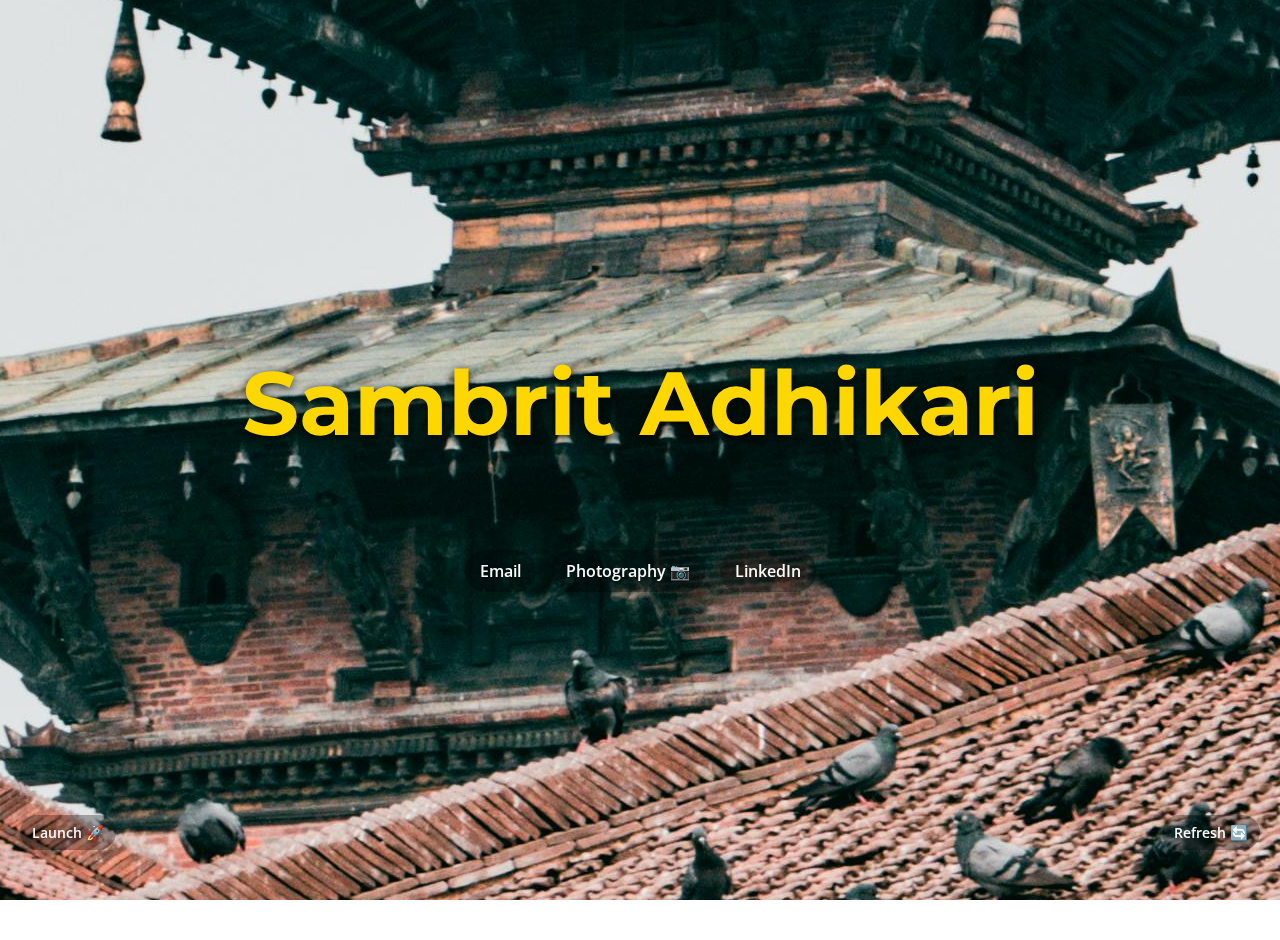
<file: index.html>
<!DOCTYPE html>
<html lang="en">
<head>
  <meta charset="UTF-8" />
  <meta name="viewport" content="width=device-width, initial-scale=1.0"/>
  <title>Sambrit Adhikari</title>
  <meta name="description" content="Sambrit Adhikari, a program manager and engineer specializing in AI, machine learning, and software development."/>
  <meta name="keywords" content="Sambrit Adhikari, program manager, engineer, software development, AI, machine learning, LinkedIn, Google, program management, product manager, technical program manager, artificial intelligence, data science"/>
  <meta name="author" content="Sambrit Adhikari"/>
  <meta name="robots" content="index, follow"/>
  <link href="https://fonts.googleapis.com/css2?family=Montserrat:wght@400;700&family=Open+Sans:wght@400;600&display=swap" rel="stylesheet">
  <link rel="canonical" href="https://www.sambrit.com/"/>

  <style>
  html, body {
    margin: 0; padding: 0;
    height: 100%; width: 100%;
    font-family: 'Open Sans', sans-serif;
    color: #FAFAFA;
    overflow: hidden;
  }

  /* Background image container */
  .background-container {
    position: fixed;
    top: 0; left: 0;
    width: 100vw; height: 100vh;
    z-index: -1;
    overflow: hidden;
  }
  .background-container img {
    position: absolute;
    top: 50%; left: 50%;
    min-width: 100%;
    min-height: 100%;
    object-fit: cover;
    /* Start centered with a panning animation */
    transform: translate(-50%, -50%);
    animation: panImage 60s linear infinite alternate;
  }
  @keyframes panImage {
    from { transform: translate(-50%, -50%); }
    to   { transform: translate(-70%, -50%); }
  }

  /* Main content center */
  .main-content {
    position: relative;
    display: flex; 
    flex-direction: column; 
    justify-content: center; 
    align-items: center;
    height: 100vh; 
    text-align: center;
    padding: 20px;
  }

  /* Name styling */
  .name {
    font-family: 'Montserrat', sans-serif;
    font-size: calc(4rem + 2vw);
    font-weight: 700;
    margin: 0;
    text-shadow: 0 2px 10px rgba(0,0,0,0.8);
    color: #FFD700;
    animation: subtlePulse 6s infinite;
  }
  @keyframes subtlePulse {
    0%, 100% { transform: scale(1); }
    50% { transform: scale(1.03); }
  }

  /* Quote styling with fade-in effect */
  .quote {
    margin-top: 20px;
    font-size: 1.5rem;
    line-height: 1.8;
    display: inline-block;
    text-shadow: 0 2px 6px rgba(0,0,0,0.6);
    white-space: pre-wrap;
    opacity: 0;
  }
  .fade-in {
    animation: fadeIn 1s ease forwards;
  }
  @keyframes fadeIn {
    from { opacity: 0; }
    to   { opacity: 1; }
  }

  /* Navigation links */
  .nav-links {
    display: flex;
    gap: 15px;
    margin-top: 30px;
  }
  .nav-link {
    text-decoration: none;
    font-weight: 600;
    color: #FAFAFA;
    background: rgba(0,0,0,0.3);
    padding: 10px 15px;
    border-radius: 20px;
    transition: transform 0.3s ease, box-shadow 0.3s ease;
    display: inline-flex;
    align-items: center;
    text-shadow: 0 2px 6px rgba(0,0,0,0.6);
  }
  .nav-link:hover {
    transform: scale(1.05);
    box-shadow: 0 0 10px rgba(0,0,0,0.4);
  }

  /* Buttons */
  .launch-button, .refresh-button {
    position: absolute;
    background: rgba(0,0,0,0.3);
    color: #FAFAFA;
    text-shadow: 0 2px 6px rgba(0,0,0,0.6);
    padding: 8px 12px;
    border-radius: 20px;
    font-weight: 600;
    cursor: pointer;
    font-size: 0.9rem;
    transition: transform 0.3s ease, box-shadow 0.3s ease;
  }
  .launch-button:hover, .refresh-button:hover {
    transform: scale(1.05);
    box-shadow: 0 0 10px rgba(0,0,0,0.4);
  }

  .launch-button {
    bottom: 50px;
    left: 20px; 
  }

  .refresh-button {
    bottom: 50px;
    right: 20px;
  }

  .rocket {
    position: fixed;
    bottom: 0;
    font-size: 3rem;
    animation: rocketLaunch 5s linear forwards;
  }
  @keyframes rocketLaunch {
    0% { transform: translate(0, 0); }
    50% { transform: translate(50vw, -60vh); }
    100% { transform: translate(100vw, -120vh); }
  }

  /* Responsive adjustments */
  @media (max-width: 600px) {
    .name { font-size: calc(3rem + 2vw); }
    .quote { font-size: 1.2rem; }
    .nav-link { font-size: 0.8rem; padding: 8px 10px; }
    .launch-button, .refresh-button {
      bottom: 30px;
      padding: 6px 10px;
      font-size: 0.8rem;
    }
  }
  </style>
</head>
<body>
  <div class="background-container">
    <img src="background1.jpg" alt="Background Image">
  </div>

  <div class="main-content">
    <h1 class="name">Sambrit Adhikari</h1>
    <div class="quote"></div>
    <div class="nav-links">
      <a href="mailto:sambritadhikari@gmail.com" class="nav-link">Email</a>
      <a href="https://www.instagram.com/catchingthelittlemoments/" class="nav-link">Photography  📷</a>
      <a href="https://www.linkedin.com/in/sambritadhikari/" class="nav-link">LinkedIn</a>
    </div>
  </div>

  <div class="launch-button">Launch 🚀</div>
  <div class="refresh-button">Refresh 🔄</div>

  <script>
// Background image cycling (every 6.6 seconds)
const backgrounds = [
  'background1.jpg',
  'background2.jpg',
  'background3.jpg',
  'background4.jpg',
  'background5.jpg',
  'background6.jpg',
  'background7.jpg'
];
const backgroundContainer = document.querySelector('.background-container img');

function cycleBackground() {
  const randomIndex = Math.floor(Math.random() * backgrounds.length);
  backgroundContainer.src = backgrounds[randomIndex];
}

// Randomize the initial background on page load
cycleBackground();

//  cycle every 6.6 seconds
setInterval(cycleBackground, 6600);


    // Quotes array and display function with fade-in
    const quotes = [
      "The journey of a thousand miles begins with a single step. – Lao Tzu",
      "Once you have tasted flight, you will forever walk the earth with your eyes turned skyward. – Leonardo da Vinci",
      "Man cannot discover new oceans unless he has the courage to lose sight of the shore. – André Gide",
      "Not all those who wander are lost. – J.R.R. Tolkien",
      "The world is a book, and those who do not travel read only one page. – Saint Augustine",
      "Life begins at the end of your comfort zone. – Neale Donald Walsch",
      "Adventure is worthwhile. – Aesop",
      "Travel far, travel wide, but always travel within. – Unknown",
      "The gladdest moment in human life is a departure into unknown lands. – Sir Richard Burton",
      "Wherever you go, go with all your heart. – Confucius",
      "A ship in harbor is safe, but that is not what ships are built for. – John A. Shedd",
      "To travel is to take a journey into yourself. – Danny Kaye",
      "We travel not to escape life, but for life not to escape us. – Unknown",
      "The real voyage of discovery consists not in seeking new landscapes, but in having new eyes. – Marcel Proust",
      "Dare to live the life you have dreamed for yourself. Go forward and make your dreams come true. – Emerson",
      "Because in the end, you won’t remember the time you spent working in the office or mowing your lawn. Climb that damn mountain. – Kerouac",
      "It is not down in any map; true places never are. – Herman Melville",
      "To awaken alone in a strange town is one of the pleasantest sensations in the world. – Freya Stark",
      "Travel brings power and love back into your life. – Rumi",
      "I haven’t been everywhere, but it’s on my list. – Susan Sontag"
    ];
    const quoteElement = document.querySelector('.quote');

    function displayQuote() {
      // Remove the fade-in class to restart the animation
      quoteElement.classList.remove('fade-in');
      // Force a reflow to reset the CSS animation
      void quoteElement.offsetWidth;
      // Select a random quote and update text content
      const randomIndex = Math.floor(Math.random() * quotes.length);
      quoteElement.textContent = quotes[randomIndex];
      // Add the fade-in effect
      quoteElement.classList.add('fade-in');
    }

    // Display a quote on page load
    displayQuote();
    setInterval(displayQuote, 8000);


    // Refresh button to refresh the quotes (with cooldown)
    const refreshButton = document.querySelector('.refresh-button');
    let canRefresh = true;
    refreshButton.addEventListener('click', () => {
      if (canRefresh) {
        displayQuote();
        canRefresh = false;
        setTimeout(() => { canRefresh = true; }, 3000);
      }
    });

    // Rocket animation on launch button click
    const launchButton = document.querySelector('.launch-button');
    launchButton.addEventListener('click', () => {
      const rocket = document.createElement('div');
      rocket.classList.add('rocket');
      rocket.textContent = '🚀';
      rocket.style.left = (Math.random() * 80) + 'vw';
      document.body.appendChild(rocket);
      setTimeout(() => {
        rocket.remove();
      }, 5000);
    });

    // Google Analytics (assuming correct setup)
    window.dataLayer = window.dataLayer || [];
    function gtag(){dataLayer.push(arguments);}
    gtag('js', new Date());
    gtag('config', 'UA-123361058-1');
  </script>

  <!-- Structured Data (JSON-LD) for SEO -->
  <script type="application/ld+json">
  {
    "@context": "https://schema.org",
    "@type": "Person",
    "name": "Sambrit Adhikari",
    "url": "https://www.sambrit.com/",
    "sameAs": [
      "https://www.linkedin.com/in/sambritadhikari",
      "https://github.com/sambritadhikari"
    ],
    "jobTitle": "Program Manager",
    "description": "Sambrit Adhikari is a program manager and engineer specializing in AI, machine learning, and software development. Passionate about driving innovation."
  }
  </script>
</body>
</html>
</file>
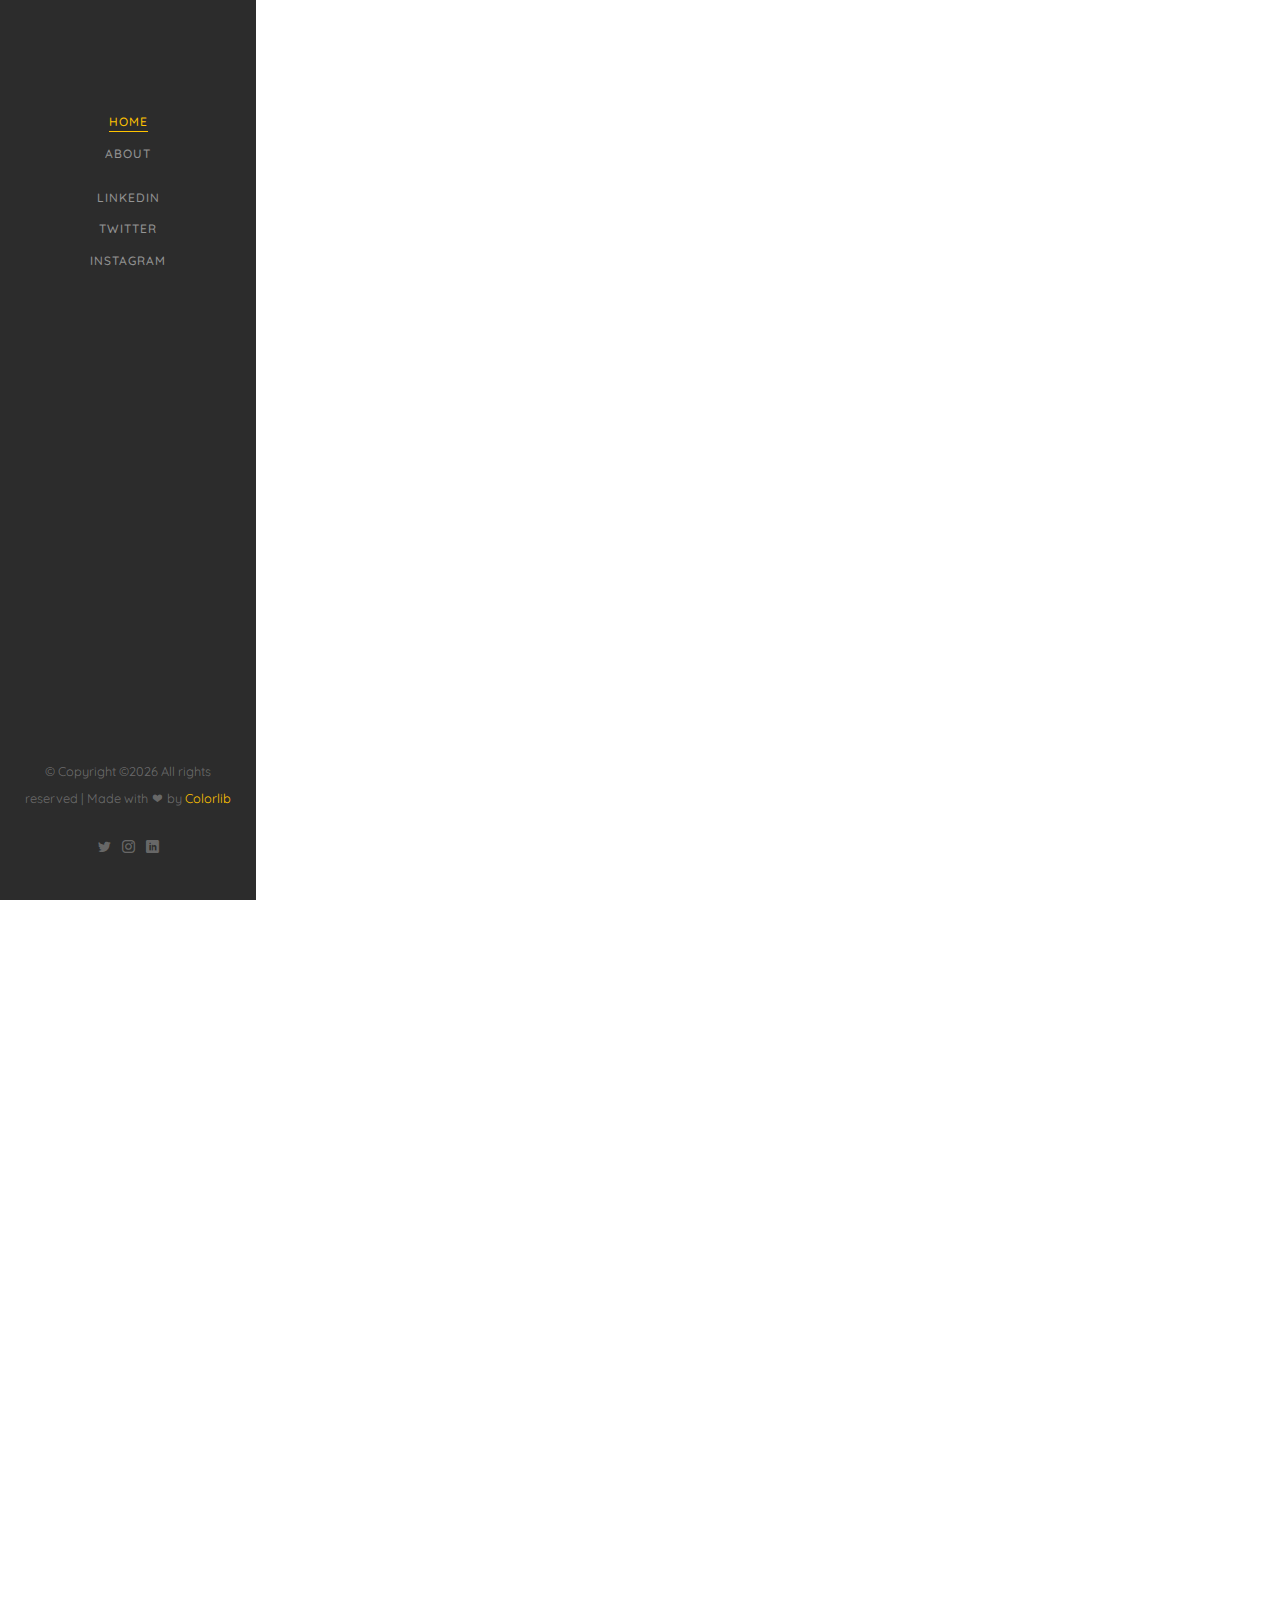
<file: about.html>
<!DOCTYPE HTML>
<html>
	<head>
	<meta charset="utf-8">
	<meta http-equiv="X-UA-Compatible" content="IE=edge">
	<title>Sambrit Adhikari</title>
	<meta name="viewport" content="width=device-width, initial-scale=1">
	<meta name="description" content="No way did you seach for Sambrit on Google." />
	<meta name="keywords" content="sambrit, adhikari, google" />


	<!-- Place favicon.ico and apple-touch-icon.png in the root directory -->
	<link rel="shortcut icon" href="favicon.ico">

	<link href="https://fonts.googleapis.com/css?family=Quicksand:300,400,500,700" rel="stylesheet">

	<!-- Animate.css -->
	<link rel="stylesheet" href="css/animate.css">
	<!-- Icomoon Icon Fonts-->
	<link rel="stylesheet" href="css/icomoon.css">
	<!-- Bootstrap  -->
	<link rel="stylesheet" href="css/bootstrap.css">
	<!-- Flexslider  -->
	<link rel="stylesheet" href="css/flexslider.css">
	<!-- Flaticons  -->
	<link rel="stylesheet" href="fonts/flaticon/font/flaticon.css">
	<!-- Owl Carousel -->
	<link rel="stylesheet" href="css/owl.carousel.min.css">
	<link rel="stylesheet" href="css/owl.theme.default.min.css">
	<!-- Theme style  -->
	<link rel="stylesheet" href="css/style.css">

	<script async src="https://www.googletagmanager.com/gtag/js?id=UA-123361058-1"></script>
	<script>
	  window.dataLayer = window.dataLayer || [];
	  function gtag(){dataLayer.push(arguments);}
	  gtag('js', new Date());

	  gtag('config', 'UA-123361058-1');
	</script>


	<!-- Modernizr JS -->
	<script src="js/modernizr-2.6.2.min.js"></script>
	<!-- FOR IE9 below -->
	<!--[if lt IE 9]>
	<script src="js/respond.min.js"></script>
	<![endif]-->

	</head>




	<body>

		<script>
  window.intercomSettings = {
    app_id: "vn3khh5s"
  };
</script>
<script>(function(){var w=window;var ic=w.Intercom;if(typeof ic==="function"){ic('reattach_activator');ic('update',w.intercomSettings);}else{var d=document;var i=function(){i.c(arguments);};i.q=[];i.c=function(args){i.q.push(args);};w.Intercom=i;var l=function(){var s=d.createElement('script');s.type='text/javascript';s.async=true;s.src='https://widget.intercom.io/widget/vn3khh5s';var x=d.getElementsByTagName('script')[0];x.parentNode.insertBefore(s,x);};if(w.attachEvent){w.attachEvent('onload',l);}else{w.addEventListener('load',l,false);}}})();</script>


	<div id="colorlib-page">
		<a href="#" class="js-colorlib-nav-toggle colorlib-nav-toggle"><i></i></a>
		<aside id="colorlib-aside" role="complementary" class="border js-fullheight">
			<h1 id="colorlib-logo"><a href="index.html"></a></h1>
			<nav id="colorlib-main-menu" role="navigation">
				<ul>
					<li class="colorlib-active"><a href="index.html">Home</a></li>
					<li><a href="about.html">About</a></li>
					<p> </p>
					<p> </p>
					<p> </p>
					<li><a href="https://www.linkedin.com/in/sambritadhikari" target="_blank">LinkedIn</a></li>
					<li><a href="https://www.twitter.com/sambritadhikari" target="_blank">Twitter</a></li>
					<li><a href="https://www.instagram.com/sambritadhikari" target="_blank">Instagram</a></li>

				</ul>
			</nav>

			<div class="colorlib-footer">
				<p><small>&copy; <!-- Link back to Colorlib can't be removed. Template is licensed under CC BY 3.0. -->
Copyright &copy;<script>document.write(new Date().getFullYear());</script> All rights reserved | Made with <i class="icon-heart" aria-hidden="true"></i> by <a href="https://colorlib.com" target="_blank">Colorlib</a>
				<ul>
					<li><a href="https://twitter.com/SambritAdhikari"><i class="icon-twitter2"></i></a></li>
					<li><a href="https://instagram.com/SambritAdhikari"><i class="icon-instagram"></i></a></li>
					<li><a href="https://linkedin.com/in/SambritAdhikari"><i class="icon-linkedin2"></i></a></li>
				</ul>
			</div>

		</aside>

 

		<div id="colorlib-main">

			<div class="colorlib-about">
				<div class="colorlib-narrow-content">

					<div class="row row-bottom-padded-md">
						<div class="col-md-6">
							<div class="colorlib-services">
						<!--		<div class="colorlib-narrow-content"> -->
									<div class="row">
										<div class="col-md-6 col-md-offset-3 col-md-pull-3 animate-box" data-animate-effect="fadeInLeft">
											<span class="heading-meta"> </span>
											<h2 class="colorlib-heading">Work Expierence</h2>
										</div>
									</div>
									<div class="row row-bottom-padded-md">
										<div class="col-md-6">
											<div class="row">
												<div class="col-md-12">
													<div class="colorlib-feature animate-box" data-animate-effect="fadeInLeft">
														<div class="colorlib-icon">
															<i class="flaticon-worker"></i>
														</div>
														<div class="colorlib-text">
															<h2>Google</h2>
															<p>  </p>
															<h3> June 2018- Present </h3>
															<p>Technical Solutions Engineer on Andorid</p>
														</div>
													</div>

													<div class="colorlib-feature animate-box" data-animate-effect="fadeInLeft">
														<div class="colorlib-icon">
															<i class="flaticon-worker"></i>
														</div>
														<div class="colorlib-text">
															<h2>Microsoft</h2>
															<p>  </p>
															<h3> June 2016- Feb 2018 </h3>
															<p>Technical Program Manager on Windows Strategy and Ecosystem</p>
														</div>
													</div>

													<div class="colorlib-feature animate-box" data-animate-effect="fadeInLeft">
														<div class="colorlib-icon">
															<i class="flaticon-worker"></i>
														</div>
														<div class="colorlib-text">
															<h2>GE Digital</h2>
															<p>  </p>
															<h3> May 2015- August 2015 </h3>
															<p>Product Manger on Oracle ERP</p>
														</div>
													</div>

													<div class="colorlib-feature animate-box" data-animate-effect="fadeInLeft">
														<div class="colorlib-icon">
															<i class="flaticon-worker"></i>
														</div>
														<div class="colorlib-text">
															<h2>GE Aviation</h2>
															<p>  </p>
															<h3> May 2014- August 2014 </h3>
															<p>Sofware Engineer (C/C++) on Jet Engine Lifecycle.</p>
														</div>
													</div>

												</div>
											</div>
										</div>
									</div>
							</div>
						</div>
						<div class="col-md-6 animate-box" data-animate-effect="fadeInLeft">
							<div class="about-desc">
								<div class="colorlib-services">
								<div class="colorlib-narrow-content">
									<div class="row">
										<div class="col-md-6 col-md-offset-3 col-md-pull-3 animate-box" data-animate-effect="fadeInLeft">
											<h2 class="colorlib-heading">Education</h2>
										</div>
									</div>
									<div class="row row-bottom-padded-md">
										<div class="col-md-6">
											<div class="row">
												<div class="col-md-12">



													<div class="colorlib-feature animate-box" data-animate-effect="fadeInLeft">
														<div class="colorlib-icon">
															<i class="flaticon-worker"></i>
														</div>
														<div class="colorlib-text">
															<h2>Johns Hopkins University</h2>
															<p>  </p>
															<p> M.S. in Applied Mathemetics</p>
														</div>
													</div>

													<div class="colorlib-feature animate-box" data-animate-effect="fadeInLeft">
														<div class="colorlib-icon">
															<i class="flaticon-worker"></i>
														</div>
														<div class="colorlib-text">
															<h2>Binghamton Univeristy</h2>
															<p>  </p>
															<p>B.S. in Computer Engineering</p>
														</div>
													</div>


												</div>
											</div>
										</div>
									</div>
								</div>
							</div>
							</div>
						</div>
					</div>
				</div>


		</div>
	</div>


	<!-- jQuery -->
	<script src="js/jquery.min.js"></script>
	<!-- jQuery Easing -->
	<script src="js/jquery.easing.1.3.js"></script>
	<!-- Bootstrap -->
	<script src="js/bootstrap.min.js"></script>
	<!-- Waypoints -->
	<script src="js/jquery.waypoints.min.js"></script>
	<!-- Flexslider -->
	<script src="js/jquery.flexslider-min.js"></script>
	<!-- Sticky Kit -->
	<script src="js/sticky-kit.min.js"></script>
	<!-- Owl carousel -->
	<script src="js/owl.carousel.min.js"></script>
	<!-- Counters -->
	<script src="js/jquery.countTo.js"></script>
	
	
	<!-- MAIN JS -->
	<script src="js/main.js"></script>

	</body>
</html>
</file>
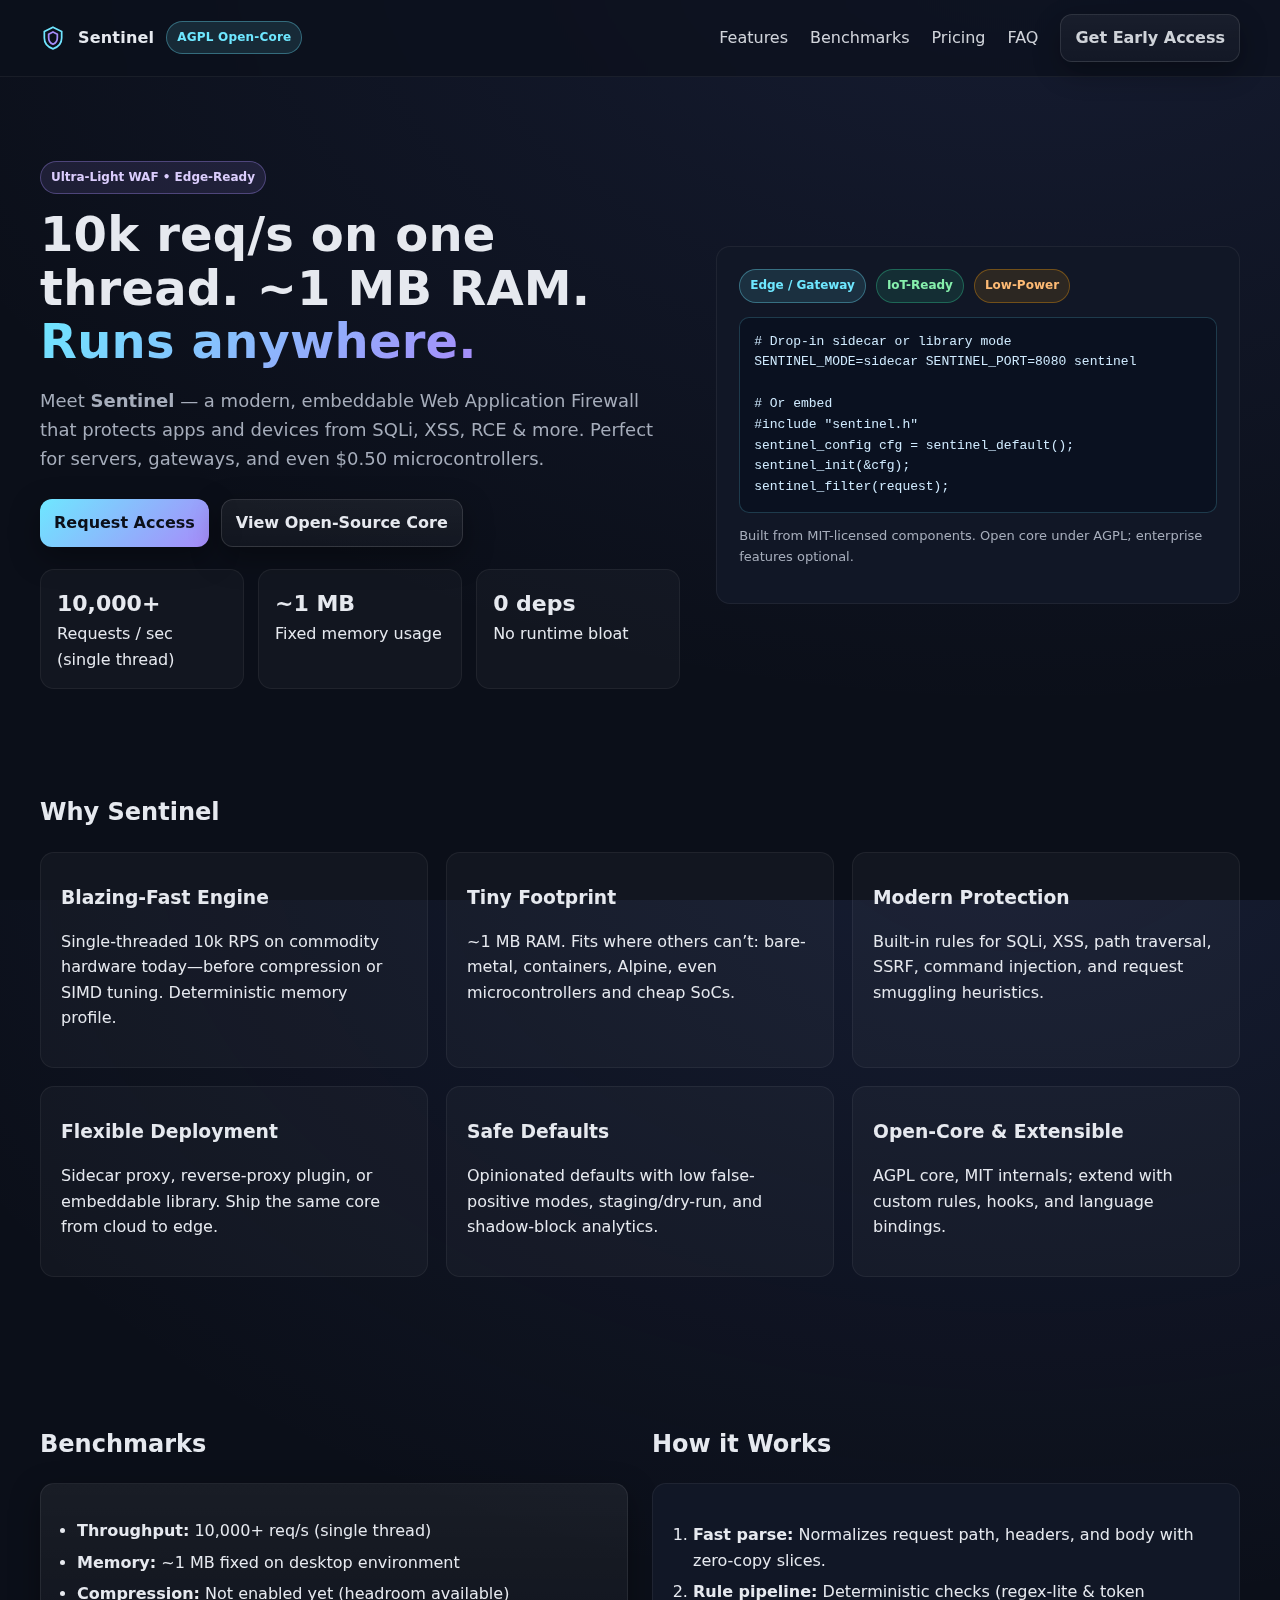
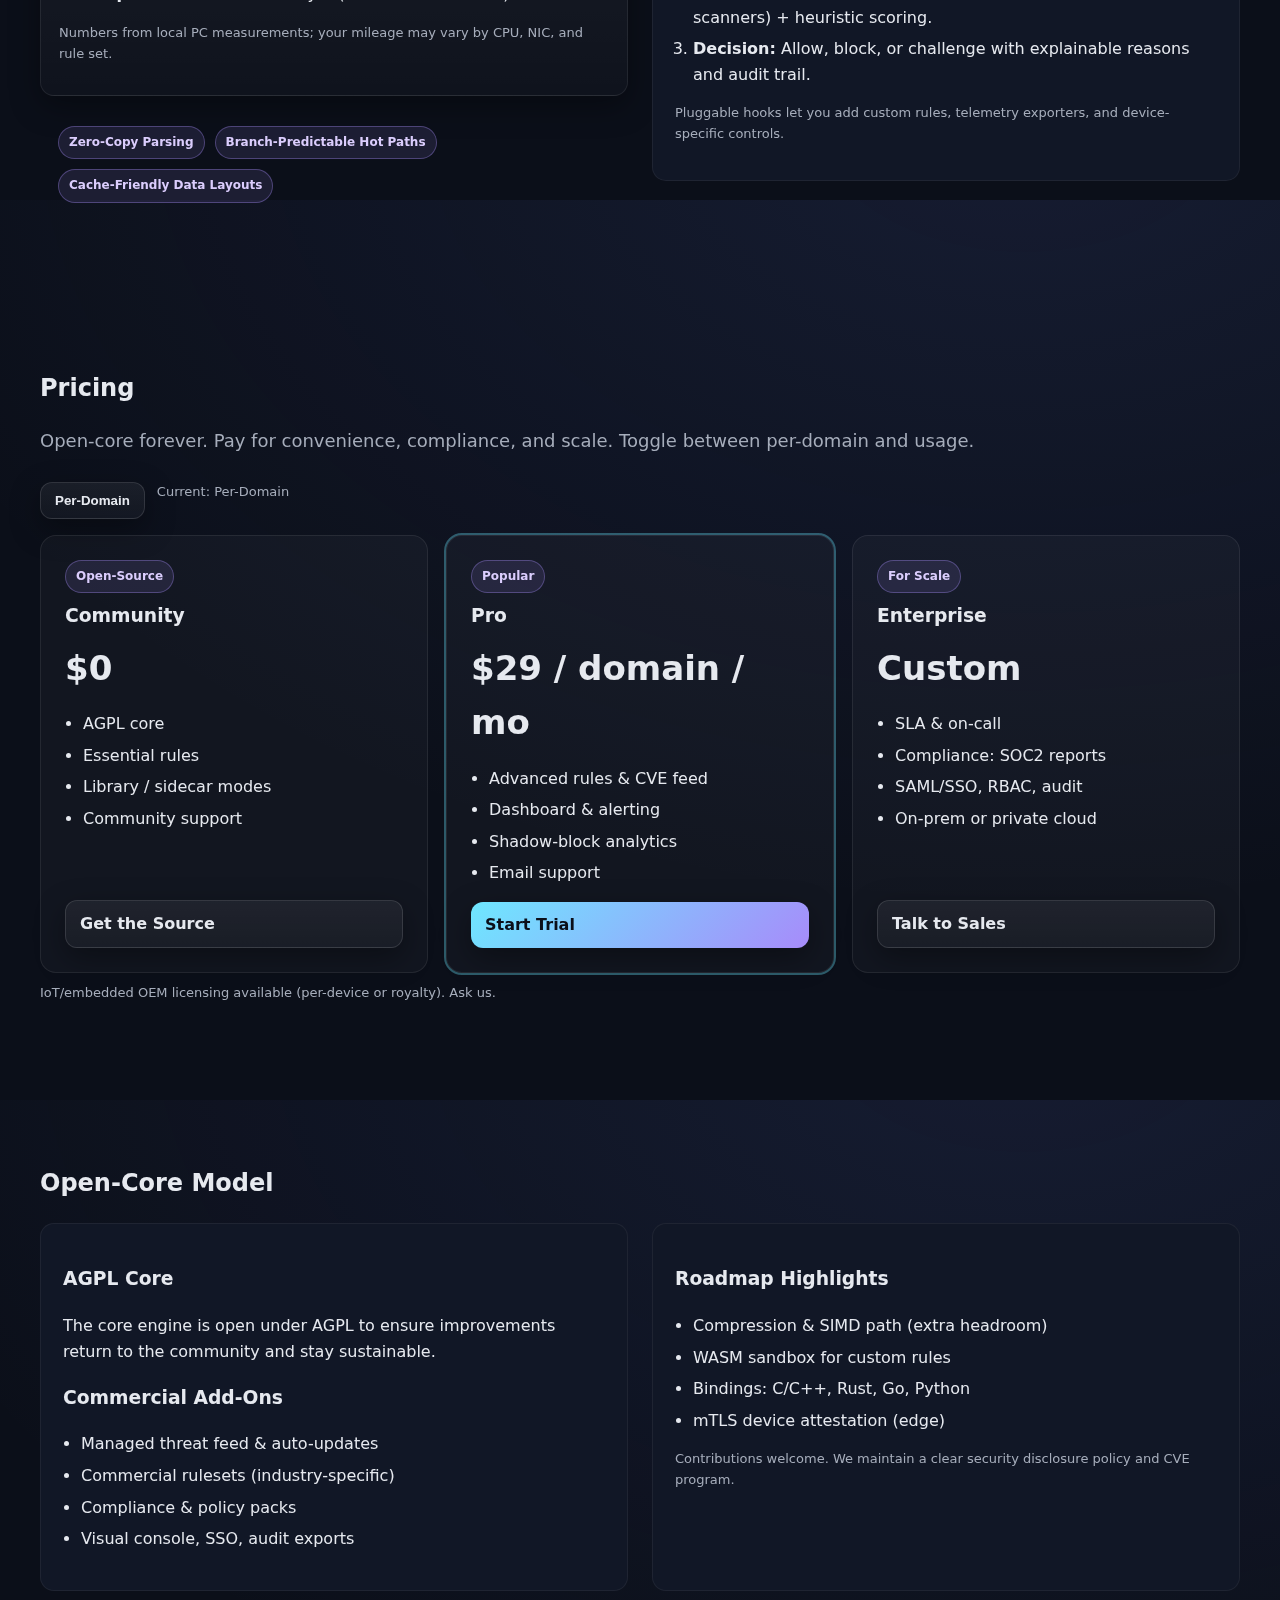
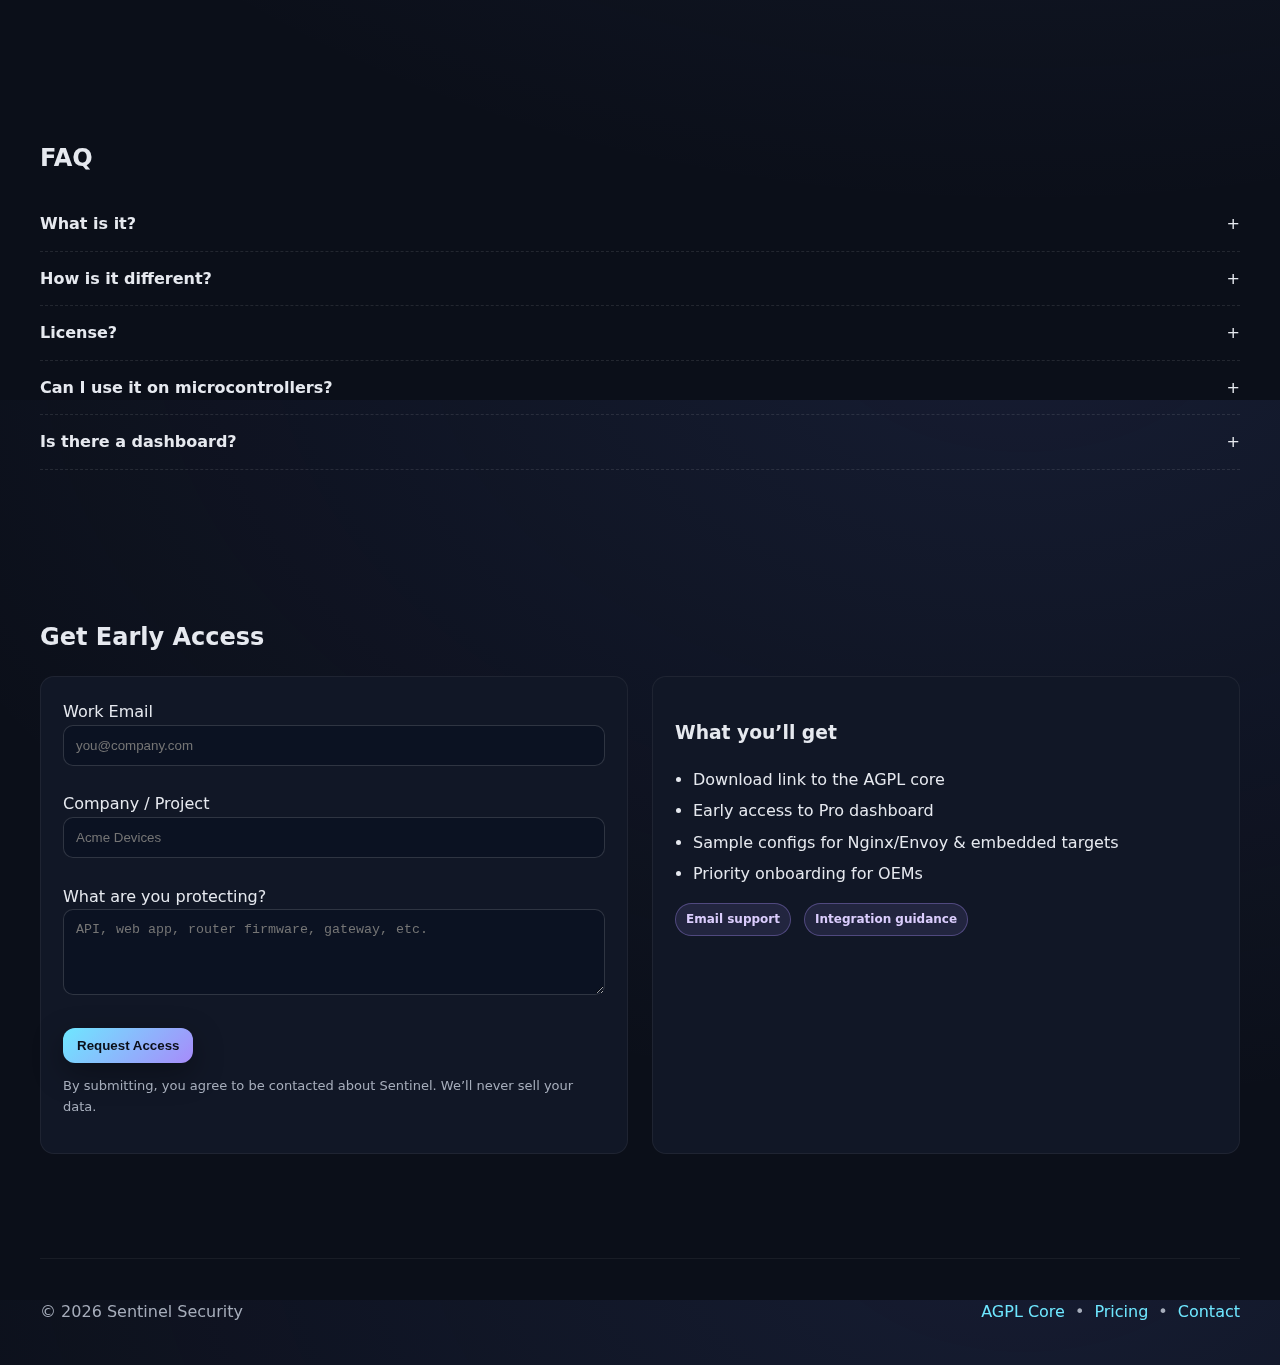
<file: senti.html>
<!DOCTYPE html>
<html lang="en">
<head>
  <meta charset="utf-8" />
  <meta name="viewport" content="width=device-width, initial-scale=1" />
  <title>Sentinel — Ultra-Light WAF for Web & IoT</title>
  <meta name="description" content="Sentinel is a blazing-fast, ultra-light Web Application Firewall that runs anywhere—even on $0.50 embedded chips. 10k req/s on a single thread with ~1MB RAM. Open core (AGPL) with optional enterprise features." />
  <meta property="og:title" content="Sentinel — Ultra-Light WAF for Web & IoT">
  <meta property="og:description" content="10k req/s on one thread. ~1MB RAM. Runs on $0.50 chips. Open core (AGPL).">
  <meta property="og:type" content="website">
  <meta property="og:image" content="https://example.com/og-image.png">
  <meta name="theme-color" content="#0b0f19" />
  <style>
    :root{
      --bg:#0b0f19;
      --panel:#111726;
      --muted:#a6adbb;
      --text:#e6e9ef;
      --brand:#6ee7ff;
      --brand2:#a78bfa;
      --accent:#22d3ee;
      --ok:#34d399;
      --warn:#f59e0b;
      --bad:#ef4444;
      --ring:hsla(190,100%,65%,.35);
      --shadow:0 10px 30px rgba(0,0,0,.35);
      --radius:14px;
    }
    *{box-sizing:border-box}
    html,body{margin:0;height:100%;scroll-behavior:smooth;background:radial-gradient(1200px 800px at 80% -10%,rgba(102,126,234,.12),transparent),var(--bg);color:var(--text);font:16px/1.6 system-ui,-apple-system,Segoe UI,Roboto,Inter,Helvetica,Arial,sans-serif}
    a{color:var(--brand);text-decoration:none}
    a:hover{text-decoration:underline}
    .container{max-width:1200px;margin:0 auto;padding:0 24px}
    .nav{position:sticky;top:0;z-index:40;background:rgba(11,15,25,.7);backdrop-filter:saturate(120%) blur(12px);border-bottom:1px solid rgba(255,255,255,.06)}
    .nav-inner{display:flex;align-items:center;justify-content:space-between;padding:14px 0}
    .logo{display:flex;gap:12px;align-items:center;font-weight:700;letter-spacing:.2px}
    .logo svg{width:26px;height:26px}
    .nav a{color:var(--text);opacity:.9}
    .nav-links{display:flex;gap:22px;align-items:center}
    .btn{display:inline-flex;align-items:center;gap:10px;border:1px solid rgba(255,255,255,.12);background:linear-gradient(180deg,rgba(255,255,255,.06),rgba(255,255,255,.03));padding:10px 14px;border-radius:12px;color:var(--text);font-weight:600;box-shadow:var(--shadow)}
    .btn:hover{transform:translateY(-1px);transition:.2s ease;border-color:rgba(255,255,255,.25)}
    .btn.primary{border:none;background:linear-gradient(135deg,var(--brand),var(--brand2));color:#0b0f19}
    .badge{display:inline-flex;gap:8px;align-items:center;padding:6px 10px;border-radius:999px;background:rgba(110,231,255,.12);color:var(--brand);border:1px solid rgba(110,231,255,.35);font-size:12px;font-weight:700}
    .hero{padding:84px 0 40px}
    .hero-grid{display:grid;grid-template-columns:1.1fr .9fr;gap:36px;align-items:center}
    .title{font-size:48px;line-height:1.12;letter-spacing:.2px;margin:14px 0 10px}
    .subtitle{color:var(--muted);font-size:18px;margin-bottom:26px}
    .cta{display:flex;gap:12px;flex-wrap:wrap}
    .glass{background:linear-gradient(180deg,rgba(255,255,255,.06),rgba(255,255,255,.02));border:1px solid rgba(255,255,255,.08);border-radius:var(--radius);box-shadow:var(--shadow)}
    .card{padding:18px;border-radius:var(--radius)}
    .metrics{display:grid;grid-template-columns:repeat(3,1fr);gap:14px;margin-top:22px}
    .metric{padding:16px;border-radius:14px;background:rgba(255,255,255,.03);border:1px solid rgba(255,255,255,.06)}
    .metric .n{font-weight:800;font-size:22px}
    .panel{padding:22px;border-radius:var(--radius);background:var(--panel);border:1px solid rgba(255,255,255,.06)}
    .code{font-family:ui-monospace,SFMono-Regular,Menlo,Consolas,monospace;font-size:13px;color:#cfeafe;background:#0a1120;border-radius:10px;padding:14px;border:1px solid rgba(110,231,255,.2);overflow:auto}
    .section{padding:64px 0}
    .grid-3{display:grid;grid-template-columns:repeat(3,1fr);gap:18px}
    .feature{padding:20px;border-radius:14px;background:rgba(255,255,255,.03);border:1px solid rgba(255,255,255,.06)}
    .feature h3{margin:10px 0 8px}
    .split{display:grid;grid-template-columns:1fr 1fr;gap:24px}
    .pricing{display:grid;grid-template-columns:repeat(3,1fr);gap:18px}
    .price-card{padding:24px;border-radius:16px;background:rgba(255,255,255,.03);border:1px solid rgba(255,255,255,.08);display:flex;flex-direction:column;justify-content:space-between}
    .price{font-size:34px;font-weight:900;margin:10px 0}
    .note{color:var(--muted);font-size:13px}
    .list{padding-left:18px}
    .list li{margin:6px 0}
    .faq-item{border-bottom:1px dashed rgba(255,255,255,.1);padding:14px 0}
    .faq-q{display:flex;justify-content:space-between;cursor:pointer}
    .faq-a{max-height:0;overflow:hidden;transition:max-height .25s ease}
    .footer{padding:40px 0;color:var(--muted);border-top:1px solid rgba(255,255,255,.06);margin-top:40px}
    .chip{display:inline-flex;align-items:center;gap:8px;padding:6px 10px;border-radius:999px;background:rgba(167,139,250,.12);border:1px solid rgba(167,139,250,.35);color:#dbcdfd;font-size:12px;font-weight:700}
    .tagrow{display:flex;gap:10px;flex-wrap:wrap}
    .mono{font-family:ui-monospace,SFMono-Regular,Menlo,Consolas,monospace}
    @media (max-width:900px){.hero-grid,.grid-3,.split,.pricing{grid-template-columns:1fr}.title{font-size:38px}}
  </style>
</head>
<body>
  <!-- Nav -->
  <header class="nav">
    <div class="container nav-inner">
      <div class="logo">
        <svg viewBox="0 0 24 24" fill="none" aria-hidden="true">
          <path d="M12 2l8 4v6c0 5-3.5 8.5-8 10C7.5 20.5 4 17 4 12V6l8-4Z" stroke="url(#g1)" stroke-width="1.6"/>
          <path d="M12 6.5l4 2v3.2c0 3.1-1.9 5.2-4 6.1-2.1-.9-4-3-4-6.1V8.5l4-2Z" stroke="url(#g2)" stroke-width="1.6"/>
          <defs>
            <linearGradient id="g1" x1="0" y1="0" x2="24" y2="24">
              <stop stop-color="#6ee7ff"/><stop offset="1" stop-color="#a78bfa"/>
            </linearGradient>
            <linearGradient id="g2" x1="0" y1="0" x2="24" y2="24">
              <stop stop-color="#a78bfa"/><stop offset="1" stop-color="#6ee7ff"/>
            </linearGradient>
          </defs>
        </svg>
        <span>Sentinel</span>
        <span class="badge">AGPL Open-Core</span>
      </div>
      <nav class="nav-links">
        <a href="#features">Features</a>
        <a href="#benchmarks">Benchmarks</a>
        <a href="#pricing">Pricing</a>
        <a href="#faq">FAQ</a>
        <a class="btn" href="#contact">Get Early Access</a>
      </nav>
    </div>
  </header>

  <!-- Hero -->
  <section class="hero container">
    <div class="hero-grid">
      <div>
        <div class="chip">Ultra-Light WAF • Edge-Ready</div>
        <h1 class="title">10k req/s on one thread. ~1 MB RAM. <span style="background:linear-gradient(135deg,var(--brand),var(--brand2));-webkit-background-clip:text;background-clip:text;color:transparent">Runs anywhere.</span></h1>
        <p class="subtitle">Meet <strong>Sentinel</strong> — a modern, embeddable Web Application Firewall that protects apps and devices from SQLi, XSS, RCE &amp; more. Perfect for servers, gateways, and even $0.50 microcontrollers.</p>
        <div class="cta">
          <a class="btn primary" href="#contact">Request Access</a>
          <a class="btn" href="#oss">View Open-Source Core</a>
        </div>
        <div class="metrics">
          <div class="metric"><div class="n">10,000+</div><div>Requests / sec (single thread)</div></div>
          <div class="metric"><div class="n">~1 MB</div><div>Fixed memory usage</div></div>
          <div class="metric"><div class="n">0 deps</div><div>No runtime bloat</div></div>
        </div>
      </div>
      <div class="panel">
        <div class="tagrow" style="margin-bottom:14px">
          <span class="badge">Edge / Gateway</span>
          <span class="badge" style="background:rgba(52,211,153,.12);border-color:rgba(52,211,153,.35);color:#86efac">IoT-Ready</span>
          <span class="badge" style="background:rgba(245,158,11,.12);border-color:rgba(245,158,11,.35);color:#fdba74">Low-Power</span>
        </div>
        <pre class="code"><span class="mono"># Drop-in sidecar or library mode
SENTINEL_MODE=sidecar SENTINEL_PORT=8080 sentinel

# Or embed
#include "sentinel.h"
sentinel_config cfg = sentinel_default();
sentinel_init(&cfg);
sentinel_filter(request);</span></pre>
        <p class="note" style="margin-top:10px">Built from MIT-licensed components. Open core under AGPL; enterprise features optional.</p>
      </div>
    </div>
  </section>

  <!-- Features -->
  <section id="features" class="section container">
    <h2 style="margin-top:0">Why Sentinel</h2>
    <div class="grid-3">
      <div class="feature">
        <h3>Blazing-Fast Engine</h3>
        <p>Single-threaded 10k RPS on commodity hardware today—before compression or SIMD tuning. Deterministic memory profile.</p>
      </div>
      <div class="feature">
        <h3>Tiny Footprint</h3>
        <p>~1 MB RAM. Fits where others can’t: bare-metal, containers, Alpine, even microcontrollers and cheap SoCs.</p>
      </div>
      <div class="feature">
        <h3>Modern Protection</h3>
        <p>Built-in rules for SQLi, XSS, path traversal, SSRF, command injection, and request smuggling heuristics.</p>
      </div>
      <div class="feature">
        <h3>Flexible Deployment</h3>
        <p>Sidecar proxy, reverse-proxy plugin, or embeddable library. Ship the same core from cloud to edge.</p>
      </div>
      <div class="feature">
        <h3>Safe Defaults</h3>
        <p>Opinionated defaults with low false-positive modes, staging/dry-run, and shadow-block analytics.</p>
      </div>
      <div class="feature">
        <h3>Open-Core &amp; Extensible</h3>
        <p>AGPL core, MIT internals; extend with custom rules, hooks, and language bindings.</p>
      </div>
    </div>
  </section>

  <!-- Benchmarks / How it works -->
  <section id="benchmarks" class="section container">
    <div class="split">
      <div>
        <h2>Benchmarks</h2>
        <div class="card glass">
          <ul class="list">
            <li><strong>Throughput:</strong> 10,000+ req/s (single thread)</li>
            <li><strong>Memory:</strong> ~1 MB fixed on desktop environment</li>
            <li><strong>Compression:</strong> Not enabled yet (headroom available)</li>
          </ul>
          <p class="note">Numbers from local PC measurements; your mileage may vary by CPU, NIC, and rule set.</p>
        </div>
        <div class="card" style="margin-top:12px">
          <div class="tagrow">
            <span class="chip">Zero-Copy Parsing</span>
            <span class="chip">Branch-Predictable Hot Paths</span>
            <span class="chip">Cache-Friendly Data Layouts</span>
          </div>
        </div>
      </div>
      <div>
        <h2>How it Works</h2>
        <div class="panel">
          <ol class="list">
            <li><strong>Fast parse:</strong> Normalizes request path, headers, and body with zero-copy slices.</li>
            <li><strong>Rule pipeline:</strong> Deterministic checks (regex-lite &amp; token scanners) + heuristic scoring.</li>
            <li><strong>Decision:</strong> Allow, block, or challenge with explainable reasons and audit trail.</li>
          </ol>
          <p class="note">Pluggable hooks let you add custom rules, telemetry exporters, and device-specific controls.</p>
        </div>
      </div>
    </div>
  </section>

  <!-- Pricing -->
  <section id="pricing" class="section container">
    <h2>Pricing</h2>
    <p class="subtitle">Open-core forever. Pay for convenience, compliance, and scale. Toggle between per-domain and usage.</p>
    <div class="cta" style="margin-bottom:16px">
      <button class="btn" id="toggleBilling">Per-Domain</button>
      <span class="note" id="billingHint">Current: Per-Domain</span>
    </div>
    <div class="pricing" id="pricingGrid">
      <!-- Free / OSS -->
      <div class="price-card">
        <div>
          <div class="chip">Open-Source</div>
          <h3 style="margin:8px 0 0">Community</h3>
          <div class="price">$0</div>
          <ul class="list">
            <li>AGPL core</li>
            <li>Essential rules</li>
            <li>Library / sidecar modes</li>
            <li>Community support</li>
          </ul>
        </div>
        <a class="btn" href="#oss">Get the Source</a>
      </div>
      <!-- Pro -->
      <div class="price-card" style="outline:2px solid rgba(110,231,255,.35)">
        <div>
          <div class="chip">Popular</div>
          <h3 style="margin:8px 0 0">Pro</h3>
          <div class="price" data-domain="$29 / domain / mo" data-usage="$3 / M requests">$29 / domain / mo</div>
          <ul class="list">
            <li>Advanced rules &amp; CVE feed</li>
            <li>Dashboard &amp; alerting</li>
            <li>Shadow-block analytics</li>
            <li>Email support</li>
          </ul>
        </div>
        <a class="btn primary" href="#contact">Start Trial</a>
      </div>
      <!-- Enterprise -->
      <div class="price-card">
        <div>
          <div class="chip">For Scale</div>
          <h3 style="margin:8px 0 0">Enterprise</h3>
          <div class="price">Custom</div>
          <ul class="list">
            <li>SLA &amp; on-call</li>
            <li>Compliance: SOC2 reports</li>
            <li>SAML/SSO, RBAC, audit</li>
            <li>On-prem or private cloud</li>
          </ul>
        </div>
        <a class="btn" href="#contact">Talk to Sales</a>
      </div>
    </div>
    <p class="note" style="margin-top:10px">IoT/embedded OEM licensing available (per-device or royalty). Ask us.</p>
  </section>

  <!-- Open Source -->
  <section id="oss" class="section container">
    <h2>Open-Core Model</h2>
    <div class="split">
      <div class="panel">
        <h3>AGPL Core</h3>
        <p>The core engine is open under AGPL to ensure improvements return to the community and stay sustainable.</p>
        <h3>Commercial Add-Ons</h3>
        <ul class="list">
          <li>Managed threat feed &amp; auto-updates</li>
          <li>Commercial rulesets (industry-specific)</li>
          <li>Compliance &amp; policy packs</li>
          <li>Visual console, SSO, audit exports</li>
        </ul>
      </div>
      <div class="panel">
        <h3>Roadmap Highlights</h3>
        <ul class="list">
          <li>Compression &amp; SIMD path (extra headroom)</li>
          <li>WASM sandbox for custom rules</li>
          <li>Bindings: C/C++, Rust, Go, Python</li>
          <li>mTLS device attestation (edge)</li>
        </ul>
        <p class="note">Contributions welcome. We maintain a clear security disclosure policy and CVE program.</p>
      </div>
    </div>
  </section>

  <!-- FAQ -->
  <section id="faq" class="section container">
    <h2>FAQ</h2>
    <div class="faq-item">
      <div class="faq-q"><strong>What is it?</strong><span>+</span></div>
      <div class="faq-a"><p>Sentinel is a high-performance, embeddable WAF that filters malicious HTTP(S) requests before they reach your app or device.</p></div>
    </div>
    <div class="faq-item">
      <div class="faq-q"><strong>How is it different?</strong><span>+</span></div>
      <div class="faq-a"><p>It’s tiny (~1 MB RAM), incredibly fast (10k req/s single-thread), and designed for both servers and constrained hardware.</p></div>
    </div>
    <div class="faq-item">
      <div class="faq-q"><strong>License?</strong><span>+</span></div>
      <div class="faq-a"><p>Open-core: AGPL for the engine; optional paid features under commercial terms.</p></div>
    </div>
    <div class="faq-item">
      <div class="faq-q"><strong>Can I use it on microcontrollers?</strong><span>+</span></div>
      <div class="faq-a"><p>Yes—fits within tight footprints and can run on extremely low-cost chips. OEM licensing available.</p></div>
    </div>
    <div class="faq-item">
      <div class="faq-q"><strong>Is there a dashboard?</strong><span>+</span></div>
      <div class="faq-a"><p>Yes in Pro/Enterprise: real-time events, shadow-block view, alerts, and audit exports.</p></div>
    </div>
  </section>

  <!-- Contact -->
  <section id="contact" class="section container">
    <h2>Get Early Access</h2>
    <div class="split">
      <form class="panel" action="https://formspree.io/f/your-form-id" method="POST">
        <label>Work Email<br><input required name="email" type="email" placeholder="you@company.com" style="width:100%;padding:12px;border-radius:10px;border:1px solid rgba(255,255,255,.15);background:#0b1222;color:var(--text)"></label><br><br>
        <label>Company / Project<br><input name="company" type="text" placeholder="Acme Devices" style="width:100%;padding:12px;border-radius:10px;border:1px solid rgba(255,255,255,.15);background:#0b1222;color:var(--text)"></label><br><br>
        <label>What are you protecting?<br>
          <textarea name="usecase" rows="4" placeholder="API, web app, router firmware, gateway, etc." style="width:100%;padding:12px;border-radius:10px;border:1px solid rgba(255,255,255,.15);background:#0b1222;color:var(--text)"></textarea>
        </label><br><br>
        <button class="btn primary" type="submit">Request Access</button>
        <p class="note">By submitting, you agree to be contacted about Sentinel. We’ll never sell your data.</p>
      </form>
      <div class="panel">
        <h3>What you’ll get</h3>
        <ul class="list">
          <li>Download link to the AGPL core</li>
          <li>Early access to Pro dashboard</li>
          <li>Sample configs for Nginx/Envoy &amp; embedded targets</li>
          <li>Priority onboarding for OEMs</li>
        </ul>
        <div style="margin-top:14px">
          <div class="chip">Email support</div>
          <div class="chip" style="margin-left:8px">Integration guidance</div>
        </div>
      </div>
    </div>
  </section>

  <footer class="footer container">
    <div style="display:flex;justify-content:space-between;gap:16px;flex-wrap:wrap">
      <div>© <span id="year"></span> Sentinel Security</div>
      <div class="tagrow">
        <a href="#oss">AGPL Core</a>
        <span>•</span>
        <a href="#pricing">Pricing</a>
        <span>•</span>
        <a href="#contact">Contact</a>
      </div>
    </div>
  </footer>

  <script>
    // simple FAQ accordion
    document.querySelectorAll('.faq-item').forEach(item=>{
      const q=item.querySelector('.faq-q');
      const a=item.querySelector('.faq-a');
      q.addEventListener('click', ()=>{
        const open=a.style.maxHeight && a.style.maxHeight!=='0px';
        a.style.maxHeight = open? '0' : a.scrollHeight+'px';
        q.querySelector('span').textContent = open? '+' : '–';
      });
    });
    // pricing toggle
    const toggle=document.getElementById('toggleBilling');
    const hint=document.getElementById('billingHint');
    const price=document.querySelector('.price-card:nth-child(2) .price');
    let perDomain=true;
    toggle.addEventListener('click',()=>{
      perDomain=!perDomain;
      price.textContent = perDomain ? price.dataset.domain : price.dataset.usage;
      hint.textContent = 'Current: ' + (perDomain? 'Per-Domain' : 'Usage-Based');
      toggle.textContent = perDomain? 'Per-Domain' : 'Usage-Based';
    });
    // year
    document.getElementById('year').textContent = new Date().getFullYear();
  </script>
</body>
</html>
</file>
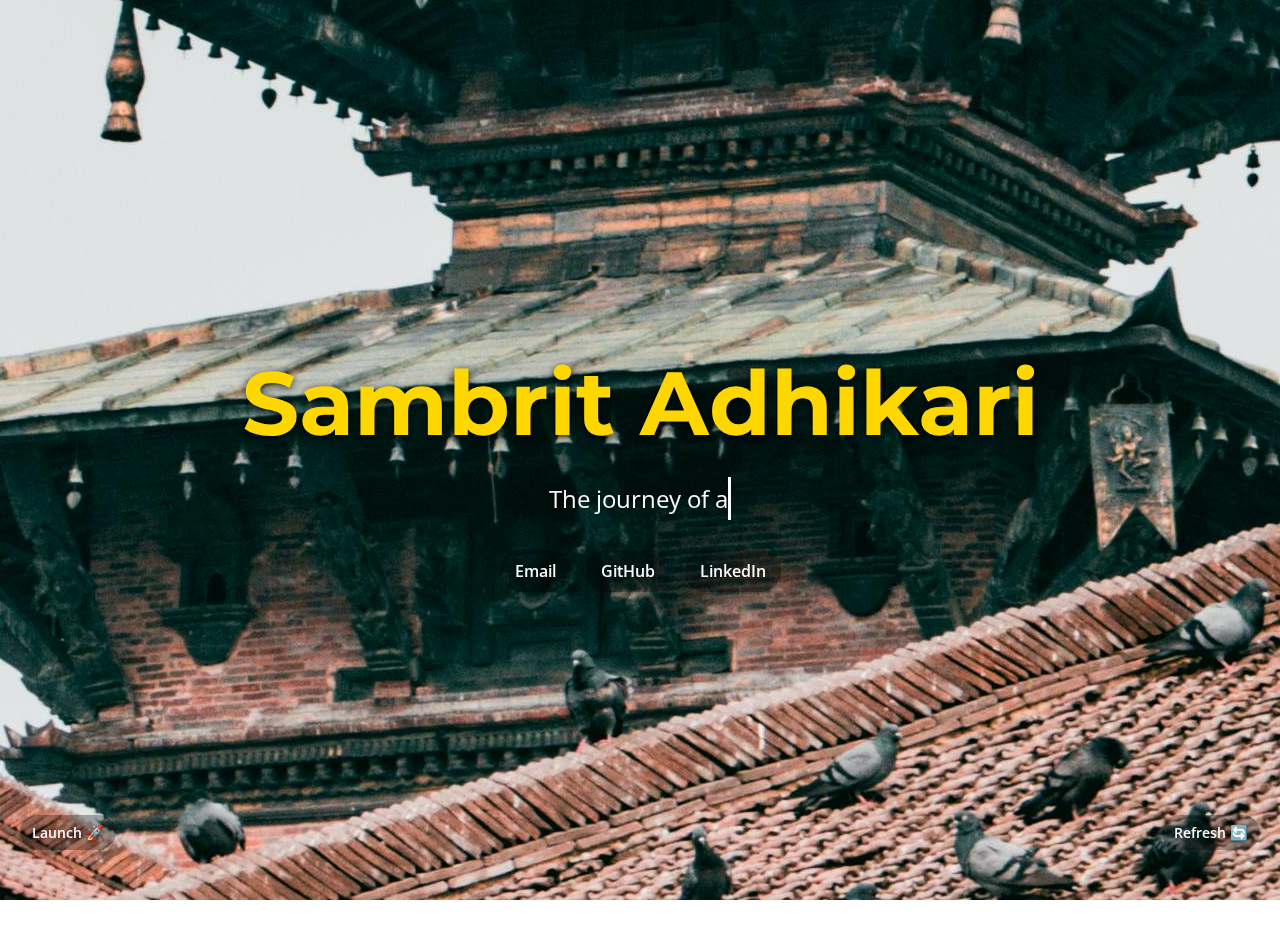
<file: test.html>
<!DOCTYPE html>
<html lang="en">
<head>
<meta charset="UTF-8" />
<meta name="viewport" content="width=device-width, initial-scale=1.0"/>
<title>Sambrit Homepage</title>
<meta name="description" content="Homepage of Sambrit Adhikari, a program manager and engineer specializing in AI, machine learning, and software development."/>
<meta name="keywords" content="Sambrit Adhikari, program manager, engineer, software development, AI, machine learning, LinkedIn, Google"/>
<meta name="author" content="Sambrit Adhikari"/>
<link href="https://fonts.googleapis.com/css2?family=Montserrat:wght@400;700&family=Open+Sans:wght@400;600&display=swap" rel="stylesheet">

<style>
html, body {
  margin: 0; padding: 0;
  height: 100%; width: 100%;
  font-family: 'Open Sans', sans-serif;
  color: #FAFAFA;
  overflow: hidden;
}

/* Background image container */
.background-container {
  position: fixed;
  top: 0; left: 0;
  width: 100vw; height: 100vh;
  z-index: -1;
  overflow: hidden;
}
.background-container img {
  position: absolute;
  top: 50%; left: 50%;
  min-width: 100%;
  min-height: 100%;
  transform: translate(-50%, -50%);
  object-fit: cover;
}

/* Main content center */
.main-content {
  position: relative;
  display: flex; 
  flex-direction: column; 
  justify-content: center; 
  align-items: center;
  height: 100vh; 
  text-align: center;
  padding: 20px;
}

/* Name styling */
.name {
  font-family: 'Montserrat', sans-serif;
  font-size: calc(4rem + 2vw);
  font-weight: 700;
  margin: 0;
  text-shadow: 0 2px 10px rgba(0,0,0,0.8);
  color: #FFD700;
  animation: subtlePulse 6s infinite;
}

@keyframes subtlePulse {
  0%, 100% {
    transform: scale(1);
  }
  50% {
    transform: scale(1.03);
  }
}

/* Quotes (typewriter, multiline) */
.quote {
  margin-top: 20px;
  font-size: 1.5rem;
  line-height: 1.8;
  display: inline-block;
  text-shadow: 0 2px 6px rgba(0,0,0,0.6);
  white-space: pre-wrap;
  overflow: hidden;
  border-right: .15em solid #FAFAFA;
}
.cursor {
  display: inline-block;
  width: 1px;
  background: #FAFAFA;
  margin-left: 2px;
  animation: blinkCursor 1s infinite step-end;
}

@keyframes blinkCursor {
  0%, 100% {opacity: 1;}
  50% {opacity: 0;}
}

/* Navigation links */
.nav-links {
  display: flex;
  gap: 15px;
  margin-top: 30px;
}
.nav-link {
  text-decoration: none;
  font-weight: 600;
  color: #FAFAFA;
  background: rgba(0,0,0,0.3);
  padding: 10px 15px;
  border-radius: 20px;
  transition: transform 0.3s ease, box-shadow 0.3s ease;
  display: inline-flex;
  align-items: center;
  text-shadow: 0 2px 6px rgba(0,0,0,0.6);
}
.nav-link:hover {
  transform: scale(1.05);
  box-shadow: 0 0 10px rgba(0,0,0,0.4);
}

/* Buttons */
.launch-button, .refresh-button {
  position: absolute;
  background: rgba(0,0,0,0.3);
  color: #FAFAFA;
  text-shadow: 0 2px 6px rgba(0,0,0,0.6);
  padding: 8px 12px;
  border-radius: 20px;
  font-weight: 600;
  cursor: pointer;
  font-size: 0.9rem;
  transition: transform 0.3s ease, box-shadow 0.3s ease;
}
.launch-button:hover, .refresh-button:hover {
  transform: scale(1.05);
  box-shadow: 0 0 10px rgba(0,0,0,0.4);
}

.launch-button {
  bottom: 50px;
  left: 20px; 
}

.refresh-button {
  bottom: 50px;
  right: 20px;
}

.rocket {
  position: fixed;
  bottom: 0;
  font-size: 3rem;
  animation: rocketLaunch 5s linear forwards;
}

@keyframes rocketLaunch {
  0% { transform: translate(0, 0); }
  50% { transform: translate(50vw, -60vh); }
  100% { transform: translate(100vw, -120vh); }
}

/* Responsive adjustments */
@media (max-width: 600px) {
  .name { font-size: calc(3rem + 2vw); }
  .quote { font-size: 1.2rem; }
  .nav-link { font-size: 0.8rem; padding: 8px 10px; }
  .launch-button, .refresh-button {
    bottom: 30px;
    padding: 6px 10px;
    font-size: 0.8rem;
  }
}
</style>
</head>
<body>
<div class="background-container">
  <img src="background1.jpg" alt="Background Image">
</div>

<div class="main-content">
  <h1 class="name">Sambrit Adhikari</h1>
  <div class="quote"></div>
  <div class="nav-links">
    <a href="mailto:sambritadhikari@gmail.com" class="nav-link">Email</a>
    <a href="https://github.com/sambrit" class="nav-link">GitHub</a>
    <a href="https://www.linkedin.com/in/sambritadhikari/" class="nav-link">LinkedIn</a>
  </div>
</div>

<div class="launch-button">Launch 🚀</div>
<div class="refresh-button">Refresh 🔄</div>


	<script>
	  window.dataLayer = window.dataLayer || [];
	  function gtag(){dataLayer.push(arguments);}
	  gtag('js', new Date());

	  gtag('config', 'UA-123361058-1');
	</script>
	
<script>(function(){var w=window;var ic=w.Intercom;if(typeof ic==="function"){ic('reattach_activator');ic('update',w.intercomSettings);}else{var d=document;var i=function(){i.c(arguments);};i.q=[];i.c=function(args){i.q.push(args);};w.Intercom=i;var l=function(){var s=d.createElement('script');s.type='text/javascript';s.async=true;s.src='https://widget.intercom.io/widget/vn3khh5s';var x=d.getElementsByTagName('script')[0];x.parentNode.insertBefore(s,x);};if(w.attachEvent){w.attachEvent('onload',l);}else{w.addEventListener('load',l,false);}}})();</script>
	
<script>
// Background image cycling
const backgroundContainer = document.querySelector('.background-container img');
const backgrounds = [
  'background1.jpg',
  'background2.jpg',
  'background3.jpg',
  'background4.jpg',
  'background5.jpg',
  'background6.jpg',
  'background7.jpg'
];
let bgIndex = 0;

function cycleBackground() {
  bgIndex = (bgIndex + 1) % backgrounds.length;
  backgroundContainer.src = backgrounds[bgIndex];
}
setInterval(cycleBackground, 5000);

// Quotes array
const quotes = [
  "The journey of a thousand miles begins with a single step. – Lao Tzu",
  "Once you have tasted flight, you will forever walk the earth with your eyes turned skyward. – Leonardo da Vinci",
  "Man cannot discover new oceans unless he has the courage to lose sight of the shore. – André Gide",
  "Not all those who wander are lost. – J.R.R. Tolkien",
  "The world is a book, and those who do not travel read only one page. – Saint Augustine"
];

let quoteIndex = 0;
const quoteElement = document.querySelector('.quote');

function typeQuote(text, callback) {
  quoteElement.textContent = '';
  let i = 0;
  const speed = 50;

  function typeChar() {
    if (i < text.length) {
      quoteElement.textContent += text.charAt(i);
      i++;
      setTimeout(typeChar, speed);
    } else {
      setTimeout(callback, 3000);
    }
  }
  typeChar();
}

function showQuotes() {
  function nextQuote() {
    quoteIndex = (quoteIndex + 1) % quotes.length;
    typeQuote(quotes[quoteIndex], () => {
      setTimeout(nextQuote, 1000);
    });
  }
  typeQuote(quotes[quoteIndex], () => {
    setTimeout(nextQuote, 1000);
  });
}
showQuotes();

// Rocket animation
const launchButton = document.querySelector('.launch-button');
launchButton.addEventListener('click', () => {
  const rocket = document.createElement('div');
  rocket.classList.add('rocket');
  rocket.textContent = '🚀';
  rocket.style.left = (Math.random() * 80) + 'vw';
  document.body.appendChild(rocket);
  setTimeout(() => {
    rocket.remove();
  }, 5000);
});

// Refresh button
const refreshButton = document.querySelector('.refresh-button');
refreshButton.addEventListener('click', () => {
  cycleBackground();
});
</script>
</body>
</html>
</file>
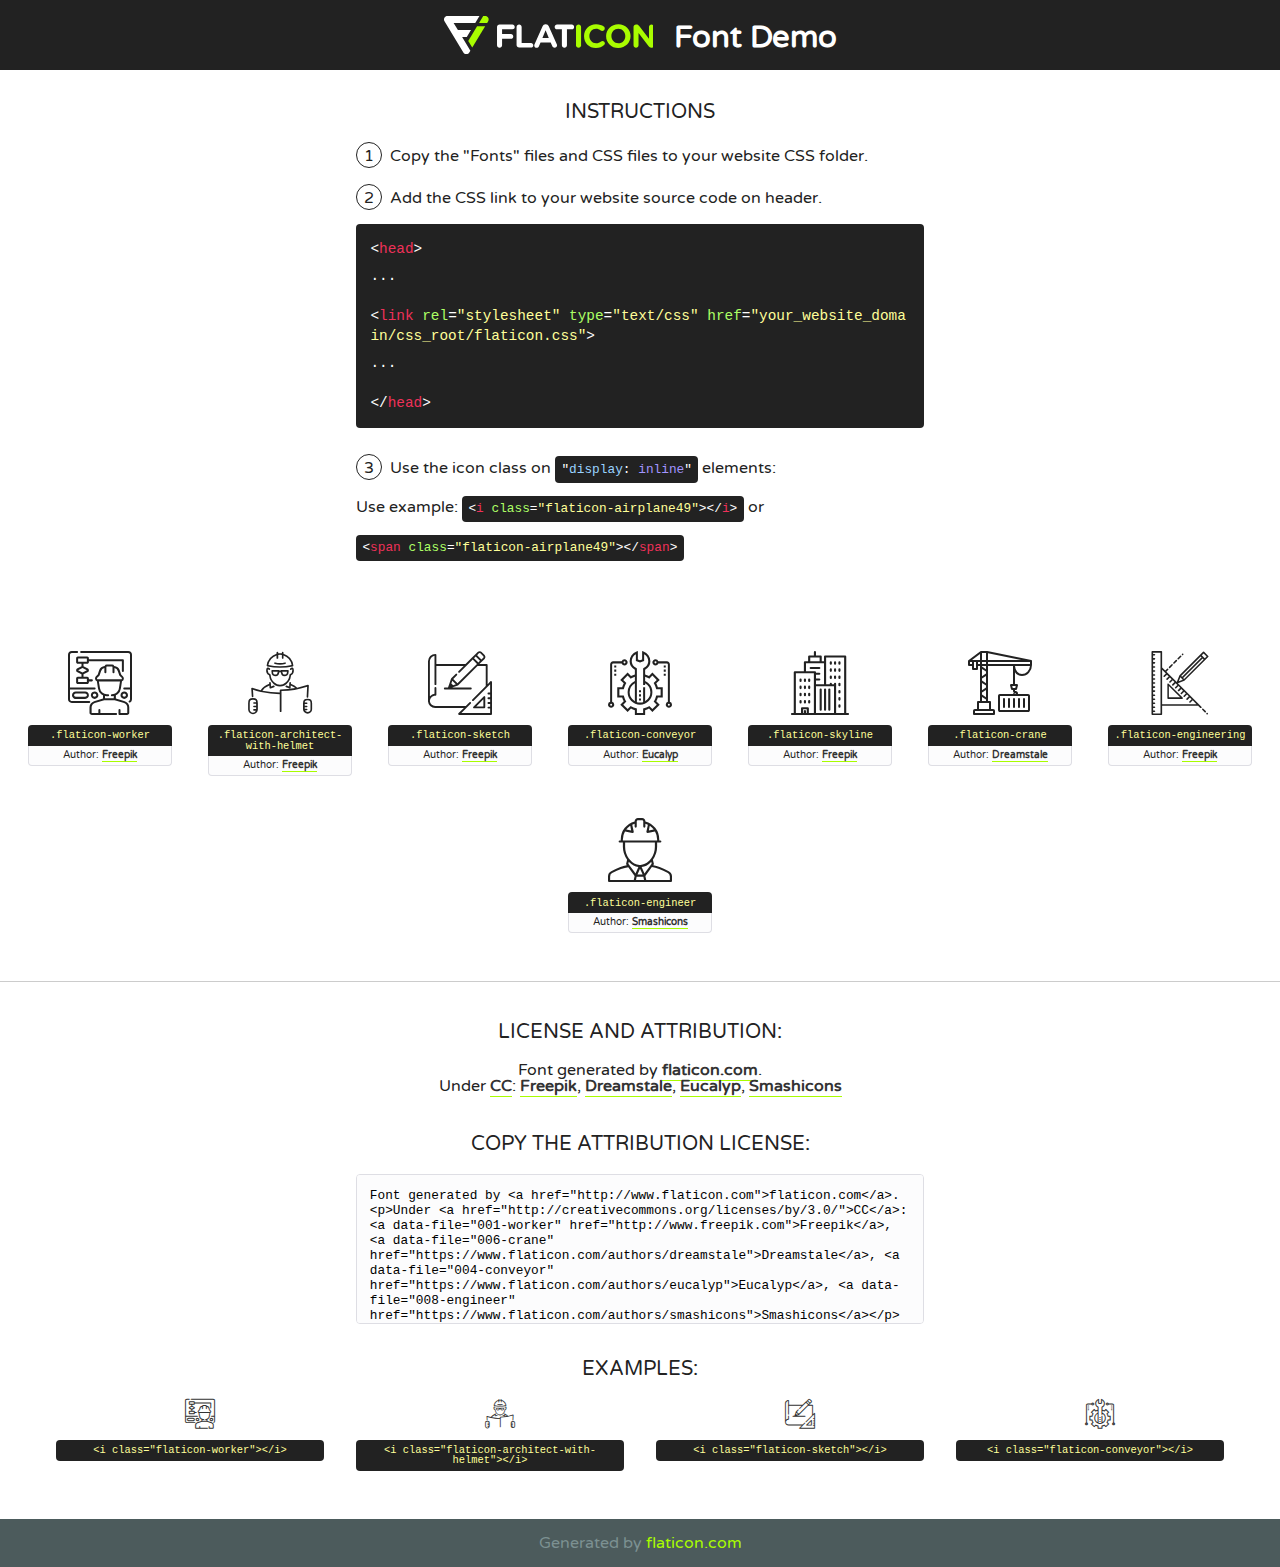
<file: fonts/flaticon/font/flaticon.html>
<!DOCTYPE html>
<!--
  Flaticon icon font: Flaticon
  Creation date: 17/01/2018 04:05
-->
<html>
<!DOCTYPE html>
<html>

<head>
    <title>Flaticon WebFont</title>
    <link href="http://fonts.googleapis.com/css?family=Varela+Round" rel="stylesheet" type="text/css" />
    <link rel="stylesheet" type="text/css" href="flaticon.css">
    <meta charset="UTF-8">
    <style>
    html, body, div, span, applet, object, iframe,
    h1, h2, h3, h4, h5, h6, p, blockquote, pre,
    a, abbr, acronym, address, big, cite, code,
    del, dfn, em, img, ins, kbd, q, s, samp,
    small, strike, strong, sub, sup, tt, var,
    b, u, i, center,
    dl, dt, dd, ol, ul, li,
    fieldset, form, label, legend,
    table, caption, tbody, tfoot, thead, tr, th, td,
    article, aside, canvas, details, embed, 
    figure, figcaption, footer, header, hgroup, 
    menu, nav, output, ruby, section, summary,
    time, mark, audio, video {
        margin: 0;
        padding: 0;
        border: 0;
        font-size: 100%;
        font: inherit;
        vertical-align: baseline;
    }
    /* HTML5 display-role reset for older browsers */
    article, aside, details, figcaption, figure, 
    footer, header, hgroup, menu, nav, section {
        display: block;
    }
    body {
        line-height: 1;
    }
    ol, ul {
        list-style: none;
    }
    blockquote, q {
        quotes: none;
    }
    blockquote:before, blockquote:after,
    q:before, q:after {
        content: '';
        content: none;
    }
    table {
        border-collapse: collapse;
        border-spacing: 0;
    }
    body {
        font-family: 'Varela Round', Helvetica, Arial, sans-serif;
        font-size: 16px;
        color: #222;
    }
    a {
        color: #333;
        border-bottom: 1px solid #a9fd00;
        font-weight: bold;
        text-decoration: none;
    }
    * {
        -moz-box-sizing: border-box;
        -webkit-box-sizing: border-box;
        box-sizing: border-box;
        margin: 0;
        padding: 0;
    }
    [class^="flaticon-"]:before, [class*=" flaticon-"]:before, [class^="flaticon-"]:after, [class*=" flaticon-"]:after {
        font-family: Flaticon;
        font-size: 30px;
        font-style: normal;
        margin-left: 20px;
        color: #333;
    }
    .wrapper {
        max-width: 600px;
        margin: auto;
        padding: 0 1em;
    }
    .title {
        font-size: 1.25em;
        text-align: center;
        margin-bottom: 1em;
        text-transform: uppercase;
    }
    header {
        text-align: center;
        background-color: #222;
        color: #fff;
        padding: 1em;
    }
    header .logo {
        width: 210px;
        height: 38px;
        display: inline-block;
        vertical-align: middle;
        margin-right: 1em;
        border: none;
    }
    header strong {
        font-size: 1.95em;
        font-weight: bold;
        vertical-align: middle;
        margin-top: 5px;
        display: inline-block;
    }
    .demo {
        margin: 2em auto;
        line-height: 1.25em;
    }
    .demo ul li {
        margin-bottom: 1em;
    }
    .demo ul li .num {
        color: #222;
        border-radius: 20px;
        display: inline-block;
        width: 26px;
        padding: 3px;
        height: 26px;
        text-align: center;
        margin-right: 0.5em;
        border: 1px solid #222;
    }
    .demo ul li code {
        background-color: #222;
        border-radius: 4px;
        padding: 0.25em 0.5em;
        display: inline-block;
        color: #fff;
        font-family: Consolas,Monaco,Lucida Console,Liberation Mono,DejaVu Sans Mono,Bitstream Vera Sans Mono,Courier New, monospace;
        font-weight: lighter;
        margin-top: 1em;
        font-size: 0.8em;
        word-break: break-all;
    }
    .demo ul li code.big {
        padding: 1em;
        font-size: 0.9em;
    }
    .demo ul li code .red {
        color: #EF3159;
    }
    .demo ul li code .green {
        color: #ACFF65;
    }
    .demo ul li code .yellow {
        color: #FFFF99;
    }
    .demo ul li code .blue {
        color: #99D3FF;
    }
    .demo ul li code .purple {
        color: #A295FF;
    }
    .demo ul li code .dots {
        margin-top: 0.5em;
        display: block;
    }
    #glyphs {
        border-bottom: 1px solid #ccc;
        padding: 2em 0;
        text-align: center;
    }
    .glyph {
        display: inline-block;
        width: 9em;
        margin: 1em;
        text-align: center;
        vertical-align: top;
        background: #FFF;
    }
    .glyph .glyph-icon {
        padding: 10px;
        display: block;
        font-family:"Flaticon";
        font-size: 64px;
        line-height: 1;
    }
    .glyph .glyph-icon:before {
        font-size: 64px;
        color: #222;
        margin-left: 0;
    }
    .class-name {
        font-size: 0.65em;
        background-color: #222;
        color: #fff;
        border-radius: 4px 4px 0 0;
        padding: 0.5em;
        color: #FFFF99;
        font-family: Consolas,Monaco,Lucida Console,Liberation Mono,DejaVu Sans Mono,Bitstream Vera Sans Mono,Courier New, monospace;
    }
    .author-name {
        font-size: 0.6em;
        background-color: #fcfcfd;
        border: 1px solid #DEDEE4;
        border-top: 0;
        border-radius: 0 0 4px 4px;
        padding: 0.5em;
    }
    .class-name:last-child {
        font-size: 10px;
        color:#888;
    }
    .class-name:last-child a {
        font-size: 10px;
        color:#555;
    }
    .class-name:last-child a:hover {
        color:#a9fd00;
    }
    .glyph > input {
        display: block;
        width: 100px;
        margin: 5px auto;
        text-align: center;
        font-size: 12px;
        cursor: text;
    }
    .glyph > input.icon-input {
        font-family:"Flaticon";
        font-size: 16px;
        margin-bottom: 10px;
    }
    .attribution .title {
        margin-top: 2em;
    }
    .attribution textarea {
        background-color: #fcfcfd;
        padding: 1em;
        border: none;
        box-shadow: none;
        border: 1px solid #DEDEE4;
        border-radius: 4px;
        resize: none;
        width: 100%;
        height: 150px;
        font-size: 0.8em;
        font-family: Consolas,Monaco,Lucida Console,Liberation Mono,DejaVu Sans Mono,Bitstream Vera Sans Mono,Courier New, monospace;
        -webkit-appearance: none;
    }
    .iconsuse {
        margin: 2em auto;
        text-align: center;
        max-width: 1200px;
    }
    .iconsuse:after {
        content: '';
        display: table;
        clear: both;
    }
    .iconsuse .image {
        float: left;
        width: 25%;
        padding: 0 1em;
    }
    .iconsuse .image p {
        margin-bottom: 1em;
    }
    .iconsuse .image span {
        display: block;
        font-size: 0.65em;
        background-color: #222;
        color: #fff;
        border-radius: 4px;
        padding: 0.5em;
        color: #FFFF99;
        margin-top: 1em;
        font-family: Consolas,Monaco,Lucida Console,Liberation Mono,DejaVu Sans Mono,Bitstream Vera Sans Mono,Courier New, monospace;
    }
    #footer {
        text-align: center;
        background-color: #4C5B5C;
        color: #7c9192;
        padding: 1em;
    }
    #footer a {
        border: none;
        color: #a9fd00;
        font-weight: normal;
    }
    @media (max-width: 960px) {
        .iconsuse .image {
            width: 50%;
        }
    }
    @media (max-width: 560px) {
        .iconsuse .image {
            width: 100%;
        }
    }
    </style>
</head>

<body class="characters-off">

    <header>
        <a href="http://www.flaticon.com" target="_blank" class="logo">
            <svg version="1.1" xmlns="http://www.w3.org/2000/svg" xmlns:xlink="http://www.w3.org/1999/xlink" xmlns:a="http://ns.adobe.com/AdobeSVGViewerExtensions/3.0/" viewBox="0 0 560.875 102.036" enable-background="new 0 0 560.875 102.036" xml:space="preserve">
                <defs>
                </defs>
                <g>
                    <g class="letters">
                        <path fill="#ffffff" d="M141.596,29.675c0-3.777,2.985-6.767,6.764-6.767h34.438c3.426,0,6.15,2.728,6.15,6.15
                        c0,3.43-2.724,6.149-6.15,6.149h-27.674v13.091h23.719c3.429,0,6.151,2.724,6.151,6.15c0,3.43-2.723,6.149-6.151,6.149h-23.719
                        v17.574c0,3.773-2.986,6.761-6.764,6.761c-3.779,0-6.764-2.989-6.764-6.761V29.675z"></path>
                        <path fill="#ffffff" d="M193.844,29.149c0-3.781,2.985-6.767,6.764-6.767c3.776,0,6.763,2.985,6.763,6.767v42.957h25.039
                        c3.426,0,6.149,2.726,6.149,6.153c0,3.425-2.723,6.15-6.149,6.15h-31.802c-3.779,0-6.764-2.986-6.764-6.768V29.149z"></path>
                        <path fill="#ffffff" d="M241.891,75.71l21.438-48.407c1.492-3.341,4.215-5.357,7.906-5.357h0.792
                        c3.686,0,6.323,2.017,7.815,5.357l21.439,48.407c0.436,0.967,0.701,1.845,0.701,2.723c0,3.602-2.809,6.501-6.414,6.501
                        c-3.161,0-5.269-1.845-6.499-4.655l-4.132-9.661h-27.059l-4.301,10.102c-1.144,2.631-3.426,4.214-6.237,4.214
                        c-3.517,0-6.24-2.81-6.24-6.325C241.1,77.64,241.451,76.677,241.891,75.71z M279.932,58.666l-8.521-20.297l-8.526,20.297H279.932
                        z"></path>
                        <path fill="#ffffff" d="M314.864,35.387H301.86c-3.429,0-6.239-2.813-6.239-6.238c0-3.429,2.811-6.24,6.239-6.24h39.533
                        c3.426,0,6.237,2.811,6.237,6.24c0,3.425-2.811,6.238-6.237,6.238h-13.001v42.785c0,3.773-2.99,6.761-6.764,6.761
                        c-3.779,0-6.764-2.989-6.764-6.761V35.387z"></path>
                        <path fill="#A9FD00" d="M352.615,29.149c0-3.781,2.985-6.767,6.767-6.767c3.774,0,6.761,2.985,6.761,6.767v49.024
                        c0,3.773-2.987,6.761-6.761,6.761c-3.781,0-6.767-2.989-6.767-6.761V29.149z"></path>
                        <path fill="#A9FD00" d="M374.132,53.836v-0.179c0-17.481,13.178-31.801,32.065-31.801c9.22,0,15.459,2.458,20.557,6.238
                        c1.402,1.054,2.637,2.985,2.637,5.357c0,3.692-2.985,6.59-6.681,6.59c-1.845,0-3.071-0.702-4.044-1.319
                        c-3.776-2.813-7.729-4.393-12.562-4.393c-10.364,0-17.831,8.611-17.831,19.154v0.173c0,10.542,7.291,19.329,17.831,19.329
                        c5.715,0,9.492-1.756,13.359-4.834c1.049-0.874,2.458-1.491,4.039-1.491c3.429,0,6.325,2.813,6.325,6.236
                        c0,2.106-1.056,3.78-2.282,4.834c-5.539,4.834-12.036,7.733-21.878,7.733C387.572,85.464,374.132,71.493,374.132,53.836z"></path>
                        <path fill="#A9FD00" d="M433.009,53.836v-0.179c0-17.481,13.79-31.801,32.766-31.801c18.981,0,32.592,14.143,32.592,31.628v0.173
                        c0,17.483-13.785,31.807-32.769,31.807C446.625,85.464,433.009,71.32,433.009,53.836z M484.224,53.836v-0.179
                        c0-10.539-7.725-19.326-18.626-19.326c-10.893,0-18.449,8.611-18.449,19.154v0.173c0,10.542,7.73,19.329,18.626,19.329
                        C476.676,72.986,484.224,64.378,484.224,53.836z"></path>
                        <path fill="#A9FD00" d="M506.233,29.321c0-3.774,2.99-6.763,6.767-6.763h1.401c3.252,0,5.183,1.583,7.029,3.953l26.093,34.265
                        V29.059c0-3.692,2.99-6.677,6.681-6.677c3.683,0,6.671,2.985,6.671,6.677v48.934c0,3.78-2.987,6.765-6.764,6.765h-0.436
                        c-3.257,0-5.188-1.581-7.034-3.953l-27.056-35.492v32.944c0,3.687-2.985,6.676-6.678,6.676c-3.683,0-6.673-2.989-6.673-6.676
                        V29.321z"></path>
                    </g>
                    <g class="insignia">
                        <path fill="#ffffff" d="M48.372,56.137h12.517l11.156-18.537H37.186L25.688,18.539h57.825L94.668,0H9.271
                        C5.925,0,2.842,1.801,1.198,4.716c-1.644,2.907-1.593,6.482,0.134,9.343l50.38,83.501c1.678,2.781,4.689,4.476,7.938,4.476
                        c3.246,0,6.257-1.695,7.935-4.476l2.898-4.804L48.372,56.137z"></path>
                        <g class="i">
                            <path fill="#A9FD00" d="M93.575,18.539h0.031v0.004l21.652,0.004l2.705-4.488c1.727-2.861,1.778-6.436,0.133-9.343
                            C116.454,1.801,113.371,0,110.026,0h-5.294L93.575,18.539z"></path>
                            <polygon fill="#A9FD00" points="88.291,27.356 64.725,66.486 75.519,84.404 109.942,27.356"></polygon>
                        </g>
                    </g>
                </g>
            </svg>
        </a>
        <strong>Font Demo</strong>
    </header>


    <section class="demo wrapper">

        <p class="title">Instructions</p>

        <ul>
            <li>
                <span class="num">1</span>Copy the "Fonts" files and CSS files to your website CSS folder.
            </li>
            <li>
                <span class="num">2</span>Add the CSS link to your website source code on header.
                <code class="big">
                    &lt;<span class="red">head</span>&gt;
                    <br/><span class="dots">...</span>
                    <br/>&lt;<span class="red">link</span> <span class="green">rel</span>=<span class="yellow">"stylesheet"</span> <span class="green">type</span>=<span class="yellow">"text/css"</span> <span class="green">href</span>=<span class="yellow">"your_website_domain/css_root/flaticon.css"</span>&gt;
                    <br/><span class="dots">...</span>
                    <br/>&lt;/<span class="red">head</span>&gt;
                </code>
            </li>

            <li>
                <p>
                    <span class="num">3</span>Use the icon class on <code>"<span class="blue">display</span>:<span class="purple"> inline</span>"</code> elements:
                    <br />
                    Use example: <code>&lt;<span class="red">i</span> <span class="green">class</span>=<span class="yellow">&quot;flaticon-airplane49&quot;</span>&gt;&lt;/<span class="red">i</span>&gt;</code> or <code>&lt;<span class="red">span</span> <span class="green">class</span>=<span class="yellow">&quot;flaticon-airplane49&quot;</span>&gt;&lt;/<span class="red">span</span>&gt;</code>
            </li>
        </ul>

    </section>




   <section id="glyphs">          
    
      
        <div class="glyph"><div class="glyph-icon flaticon-worker"></div>
            <div class="class-name">.flaticon-worker</div>
            <div class="author-name">Author: <a data-file="001-worker" href="http://www.freepik.com">Freepik</a> </div> 
        </div>        
        
        <div class="glyph"><div class="glyph-icon flaticon-architect-with-helmet"></div>
            <div class="class-name">.flaticon-architect-with-helmet</div>
            <div class="author-name">Author: <a data-file="002-architect-with-helmet" href="http://www.freepik.com">Freepik</a> </div> 
        </div>        
        
        <div class="glyph"><div class="glyph-icon flaticon-sketch"></div>
            <div class="class-name">.flaticon-sketch</div>
            <div class="author-name">Author: <a data-file="003-sketch" href="http://www.freepik.com">Freepik</a> </div> 
        </div>        
        
        <div class="glyph"><div class="glyph-icon flaticon-conveyor"></div>
            <div class="class-name">.flaticon-conveyor</div>
            <div class="author-name">Author: <a data-file="004-conveyor" href="https://www.flaticon.com/authors/eucalyp">Eucalyp</a> </div> 
        </div>        
        
        <div class="glyph"><div class="glyph-icon flaticon-skyline"></div>
            <div class="class-name">.flaticon-skyline</div>
            <div class="author-name">Author: <a data-file="005-skyline" href="http://www.freepik.com">Freepik</a> </div> 
        </div>        
        
        <div class="glyph"><div class="glyph-icon flaticon-crane"></div>
            <div class="class-name">.flaticon-crane</div>
            <div class="author-name">Author: <a data-file="006-crane" href="https://www.flaticon.com/authors/dreamstale">Dreamstale</a> </div> 
        </div>        
        
        <div class="glyph"><div class="glyph-icon flaticon-engineering"></div>
            <div class="class-name">.flaticon-engineering</div>
            <div class="author-name">Author: <a data-file="007-engineering" href="http://www.freepik.com">Freepik</a> </div> 
        </div>        
        
        <div class="glyph"><div class="glyph-icon flaticon-engineer"></div>
            <div class="class-name">.flaticon-engineer</div>
            <div class="author-name">Author: <a data-file="008-engineer" href="https://www.flaticon.com/authors/smashicons">Smashicons</a> </div> 
        </div>        
        

    </section>



    <section class="attribution wrapper"   style="text-align:center;">

      <div class="title">License and attribution:</div><div class="attrDiv">Font generated by <a href="http://www.flaticon.com">flaticon.com</a>. <div><p>Under <a href="http://creativecommons.org/licenses/by/3.0/">CC</a>: <a data-file="001-worker" href="http://www.freepik.com">Freepik</a>, <a data-file="006-crane" href="https://www.flaticon.com/authors/dreamstale">Dreamstale</a>, <a data-file="004-conveyor" href="https://www.flaticon.com/authors/eucalyp">Eucalyp</a>, <a data-file="008-engineer" href="https://www.flaticon.com/authors/smashicons">Smashicons</a></p>  </div>
      </div>
      <div class="title">Copy the Attribution License:</div>

    <textarea onclick="this.focus();this.select();">Font generated by &lt;a href=&quot;http://www.flaticon.com&quot;&gt;flaticon.com&lt;/a&gt;. <p>Under <a href="http://creativecommons.org/licenses/by/3.0/">CC</a>: <a data-file="001-worker" href="http://www.freepik.com">Freepik</a>, <a data-file="006-crane" href="https://www.flaticon.com/authors/dreamstale">Dreamstale</a>, <a data-file="004-conveyor" href="https://www.flaticon.com/authors/eucalyp">Eucalyp</a>, <a data-file="008-engineer" href="https://www.flaticon.com/authors/smashicons">Smashicons</a></p>  
     </textarea>

    </section>

    <section class="iconsuse">

          <div class="title">Examples:</div>            
             
            <div class="image">
                <p>
                    <i class="glyph-icon flaticon-worker"></i> 
                    <span>&lt;i class=&quot;flaticon-worker&quot;&gt;&lt;/i&gt;</span>
                </p>
            </div>
            
            <div class="image">
                <p>
                    <i class="glyph-icon flaticon-architect-with-helmet"></i> 
                    <span>&lt;i class=&quot;flaticon-architect-with-helmet&quot;&gt;&lt;/i&gt;</span>
                </p>
            </div>
            
            <div class="image">
                <p>
                    <i class="glyph-icon flaticon-sketch"></i> 
                    <span>&lt;i class=&quot;flaticon-sketch&quot;&gt;&lt;/i&gt;</span>
                </p>
            </div>
            
            <div class="image">
                <p>
                    <i class="glyph-icon flaticon-conveyor"></i> 
                    <span>&lt;i class=&quot;flaticon-conveyor&quot;&gt;&lt;/i&gt;</span>
                </p>
            </div>
                       
        </div>
                            
    </section>

<div id="footer">
    <div>Generated by <a href="http://www.flaticon.com">flaticon.com</a>
    </div>
</div>



</body>
</html>
</file>
<file: css/icomoon.css>
@font-face {
  font-family: 'icomoon';
  src:  url('fonts/icomoon.eot?6py85u');
  src:  url('fonts/icomoon.eot?6py85u#iefix') format('embedded-opentype'),
    url('fonts/icomoon.ttf?6py85u') format('truetype'),
    url('fonts/icomoon.woff?6py85u') format('woff'),
    url('fonts/icomoon.svg?6py85u#icomoon') format('svg');
  font-weight: normal;
  font-style: normal;
}

[class^="icon-"], [class*=" icon-"] {
  /* use !important to prevent issues with browser extensions that change fonts */
  font-family: 'icomoon' !important;
  speak: none;
  font-style: normal;
  font-weight: normal;
  font-variant: normal;
  text-transform: none;
  line-height: 1;

  /* Better Font Rendering =========== */
  -webkit-font-smoothing: antialiased;
  -moz-osx-font-smoothing: grayscale;
}

.icon-times:before {
  content: "\e930";
}
.icon-tick:before {
  content: "\e931";
}
.icon-plus:before {
  content: "\e932";
}
.icon-minus:before {
  content: "\e933";
}
.icon-equals:before {
  content: "\e934";
}
.icon-divide:before {
  content: "\e935";
}
.icon-chevron-right:before {
  content: "\e936";
}
.icon-chevron-left:before {
  content: "\e937";
}
.icon-arrow-right-thick:before {
  content: "\e938";
}
.icon-arrow-left-thick:before {
  content: "\e939";
}
.icon-th-small:before {
  content: "\e93a";
}
.icon-th-menu:before {
  content: "\e93b";
}
.icon-th-list:before {
  content: "\e93c";
}
.icon-th-large:before {
  content: "\e93d";
}
.icon-home:before {
  content: "\e93e";
}
.icon-arrow-forward:before {
  content: "\e93f";
}
.icon-arrow-back:before {
  content: "\e940";
}
.icon-rss:before {
  content: "\e941";
}
.icon-location:before {
  content: "\e942";
}
.icon-link:before {
  content: "\e943";
}
.icon-image:before {
  content: "\e944";
}
.icon-arrow-up-thick:before {
  content: "\e945";
}
.icon-arrow-down-thick:before {
  content: "\e946";
}
.icon-starburst:before {
  content: "\e947";
}
.icon-starburst-outline:before {
  content: "\e948";
}
.icon-star3:before {
  content: "\e949";
}
.icon-flow-children:before {
  content: "\e94a";
}
.icon-export:before {
  content: "\e94b";
}
.icon-delete2:before {
  content: "\e94c";
}
.icon-delete-outline:before {
  content: "\e94d";
}
.icon-cloud-storage:before {
  content: "\e94e";
}
.icon-wi-fi:before {
  content: "\e94f";
}
.icon-heart:before {
  content: "\e950";
}
.icon-flash:before {
  content: "\e951";
}
.icon-cancel:before {
  content: "\e952";
}
.icon-backspace:before {
  content: "\e953";
}
.icon-attachment:before {
  content: "\e954";
}
.icon-arrow-move:before {
  content: "\e955";
}
.icon-warning:before {
  content: "\e956";
}
.icon-user:before {
  content: "\e957";
}
.icon-radar:before {
  content: "\e958";
}
.icon-lock-open:before {
  content: "\e959";
}
.icon-lock-closed:before {
  content: "\e95a";
}
.icon-location-arrow:before {
  content: "\e95b";
}
.icon-info:before {
  content: "\e95c";
}
.icon-user-delete:before {
  content: "\e95d";
}
.icon-user-add:before {
  content: "\e95e";
}
.icon-media-pause:before {
  content: "\e95f";
}
.icon-group:before {
  content: "\e960";
}
.icon-chart-pie:before {
  content: "\e961";
}
.icon-chart-line:before {
  content: "\e962";
}
.icon-chart-bar:before {
  content: "\e963";
}
.icon-chart-area:before {
  content: "\e964";
}
.icon-video:before {
  content: "\e965";
}
.icon-point-of-interest:before {
  content: "\e966";
}
.icon-infinity:before {
  content: "\e967";
}
.icon-globe:before {
  content: "\e968";
}
.icon-eye:before {
  content: "\e969";
}
.icon-cog:before {
  content: "\e96a";
}
.icon-camera:before {
  content: "\e96b";
}
.icon-upload:before {
  content: "\e96c";
}
.icon-scissors:before {
  content: "\e96d";
}
.icon-refresh:before {
  content: "\e96e";
}
.icon-pin:before {
  content: "\e96f";
}
.icon-key:before {
  content: "\e970";
}
.icon-info-large:before {
  content: "\e971";
}
.icon-eject:before {
  content: "\e972";
}
.icon-download:before {
  content: "\e973";
}
.icon-zoom:before {
  content: "\e974";
}
.icon-zoom-out:before {
  content: "\e975";
}
.icon-zoom-in:before {
  content: "\e976";
}
.icon-sort-numerically:before {
  content: "\e977";
}
.icon-sort-alphabetically:before {
  content: "\e978";
}
.icon-input-checked:before {
  content: "\e979";
}
.icon-calender:before {
  content: "\e97a";
}
.icon-world2:before {
  content: "\e97b";
}
.icon-notes:before {
  content: "\e97c";
}
.icon-code:before {
  content: "\e97d";
}
.icon-arrow-sync:before {
  content: "\e97e";
}
.icon-arrow-shuffle:before {
  content: "\e97f";
}
.icon-arrow-repeat:before {
  content: "\e980";
}
.icon-arrow-minimise:before {
  content: "\e981";
}
.icon-arrow-maximise:before {
  content: "\e982";
}
.icon-arrow-loop:before {
  content: "\e983";
}
.icon-anchor:before {
  content: "\e984";
}
.icon-spanner:before {
  content: "\e985";
}
.icon-puzzle:before {
  content: "\e986";
}
.icon-power:before {
  content: "\e987";
}
.icon-plane:before {
  content: "\e988";
}
.icon-pi:before {
  content: "\e989";
}
.icon-phone:before {
  content: "\e98a";
}
.icon-microphone2:before {
  content: "\e98b";
}
.icon-media-rewind:before {
  content: "\e98c";
}
.icon-flag:before {
  content: "\e98d";
}
.icon-adjust-brightness:before {
  content: "\e98e";
}
.icon-waves:before {
  content: "\e98f";
}
.icon-social-twitter:before {
  content: "\e990";
}
.icon-social-facebook:before {
  content: "\e991";
}
.icon-social-dribbble:before {
  content: "\e992";
}
.icon-media-stop:before {
  content: "\e993";
}
.icon-media-record:before {
  content: "\e994";
}
.icon-media-play:before {
  content: "\e995";
}
.icon-media-fast-forward:before {
  content: "\e996";
}
.icon-media-eject:before {
  content: "\e997";
}
.icon-social-vimeo:before {
  content: "\e998";
}
.icon-social-tumbler:before {
  content: "\e999";
}
.icon-social-skype:before {
  content: "\e99a";
}
.icon-social-pinterest:before {
  content: "\e99b";
}
.icon-social-linkedin:before {
  content: "\e99c";
}
.icon-social-last-fm:before {
  content: "\e99d";
}
.icon-social-github:before {
  content: "\e99e";
}
.icon-social-flickr:before {
  content: "\e99f";
}
.icon-at:before {
  content: "\e9a0";
}
.icon-times-outline:before {
  content: "\e9a1";
}
.icon-plus-outline:before {
  content: "\e9a2";
}
.icon-minus-outline:before {
  content: "\e9a3";
}
.icon-tick-outline:before {
  content: "\e9a4";
}
.icon-th-large-outline:before {
  content: "\e9a5";
}
.icon-equals-outline:before {
  content: "\e9a6";
}
.icon-divide-outline:before {
  content: "\e9a7";
}
.icon-chevron-right-outline:before {
  content: "\e9a8";
}
.icon-chevron-left-outline:before {
  content: "\e9a9";
}
.icon-arrow-right-outline:before {
  content: "\e9aa";
}
.icon-arrow-left-outline:before {
  content: "\e9ab";
}
.icon-th-small-outline:before {
  content: "\e9ac";
}
.icon-th-menu-outline:before {
  content: "\e9ad";
}
.icon-th-list-outline:before {
  content: "\e9ae";
}
.icon-news2:before {
  content: "\e9b1";
}
.icon-home-outline:before {
  content: "\e9b2";
}
.icon-arrow-up-outline:before {
  content: "\e9b3";
}
.icon-arrow-forward-outline:before {
  content: "\e9b4";
}
.icon-arrow-down-outline:before {
  content: "\e9b5";
}
.icon-arrow-back-outline:before {
  content: "\e9b6";
}
.icon-trash3:before {
  content: "\e9b7";
}
.icon-rss-outline:before {
  content: "\e9b8";
}
.icon-message:before {
  content: "\e9b9";
}
.icon-location-outline:before {
  content: "\e9ba";
}
.icon-link-outline:before {
  content: "\e9bb";
}
.icon-image-outline:before {
  content: "\e9bc";
}
.icon-export-outline:before {
  content: "\e9bd";
}
.icon-cross:before {
  content: "\e9be";
}
.icon-wi-fi-outline:before {
  content: "\e9bf";
}
.icon-star-outline:before {
  content: "\e9c0";
}
.icon-media-pause-outline:before {
  content: "\e9c1";
}
.icon-mail:before {
  content: "\e9c2";
}
.icon-heart-outline:before {
  content: "\e9c3";
}
.icon-flash-outline:before {
  content: "\e9c4";
}
.icon-cancel-outline:before {
  content: "\e9c5";
}
.icon-beaker:before {
  content: "\e9c6";
}
.icon-arrow-move-outline:before {
  content: "\e9c7";
}
.icon-watch2:before {
  content: "\e9c8";
}
.icon-warning-outline:before {
  content: "\e9c9";
}
.icon-time:before {
  content: "\e9ca";
}
.icon-radar-outline:before {
  content: "\e9cb";
}
.icon-lock-open-outline:before {
  content: "\e9cc";
}
.icon-location-arrow-outline:before {
  content: "\e9cd";
}
.icon-info-outline:before {
  content: "\e9ce";
}
.icon-backspace-outline:before {
  content: "\e9cf";
}
.icon-attachment-outline:before {
  content: "\e9d0";
}
.icon-user-outline:before {
  content: "\e9d1";
}
.icon-user-delete-outline:before {
  content: "\e9d2";
}
.icon-user-add-outline:before {
  content: "\e9d3";
}
.icon-lock-closed-outline:before {
  content: "\e9d4";
}
.icon-group-outline:before {
  content: "\e9d5";
}
.icon-chart-pie-outline:before {
  content: "\e9d6";
}
.icon-chart-line-outline:before {
  content: "\e9d7";
}
.icon-chart-bar-outline:before {
  content: "\e9d8";
}
.icon-chart-area-outline:before {
  content: "\e9d9";
}
.icon-video-outline:before {
  content: "\e9da";
}
.icon-point-of-interest-outline:before {
  content: "\e9db";
}
.icon-map:before {
  content: "\e9dc";
}
.icon-key-outline:before {
  content: "\e9dd";
}
.icon-infinity-outline:before {
  content: "\e9de";
}
.icon-globe-outline:before {
  content: "\e9df";
}
.icon-eye-outline:before {
  content: "\e9e0";
}
.icon-cog-outline:before {
  content: "\e9e1";
}
.icon-camera-outline:before {
  content: "\e9e2";
}
.icon-upload-outline:before {
  content: "\e9e3";
}
.icon-support:before {
  content: "\e9e4";
}
.icon-scissors-outline:before {
  content: "\e9e5";
}
.icon-refresh-outline:before {
  content: "\e9e6";
}
.icon-info-large-outline:before {
  content: "\e9e7";
}
.icon-eject-outline:before {
  content: "\e9e8";
}
.icon-download-outline:before {
  content: "\e9e9";
}
.icon-battery-mid:before {
  content: "\e9ea";
}
.icon-battery-low:before {
  content: "\e9eb";
}
.icon-battery-high:before {
  content: "\e9ec";
}
.icon-zoom-outline:before {
  content: "\e9ed";
}
.icon-zoom-out-outline:before {
  content: "\e9ee";
}
.icon-zoom-in-outline:before {
  content: "\e9ef";
}
.icon-tag3:before {
  content: "\e9f0";
}
.icon-tabs-outline:before {
  content: "\e9f1";
}
.icon-pin-outline:before {
  content: "\e9f2";
}
.icon-message-typing:before {
  content: "\e9f3";
}
.icon-directions:before {
  content: "\e9f4";
}
.icon-battery-full:before {
  content: "\e9f5";
}
.icon-battery-charge:before {
  content: "\e9f6";
}
.icon-pipette:before {
  content: "\e9f7";
}
.icon-pencil:before {
  content: "\e9f8";
}
.icon-folder:before {
  content: "\e9f9";
}
.icon-folder-delete:before {
  content: "\e9fa";
}
.icon-folder-add:before {
  content: "\e9fb";
}
.icon-edit:before {
  content: "\e9fc";
}
.icon-document:before {
  content: "\e9fd";
}
.icon-document-delete:before {
  content: "\e9fe";
}
.icon-document-add:before {
  content: "\e9ff";
}
.icon-brush:before {
  content: "\ea00";
}
.icon-thumbs-up:before {
  content: "\ea01";
}
.icon-thumbs-down:before {
  content: "\ea02";
}
.icon-pen:before {
  content: "\ea03";
}
.icon-sort-numerically-outline:before {
  content: "\ea04";
}
.icon-sort-alphabetically-outline:before {
  content: "\ea05";
}
.icon-social-last-fm-circular:before {
  content: "\ea06";
}
.icon-social-github-circular:before {
  content: "\ea07";
}
.icon-compass:before {
  content: "\ea08";
}
.icon-bookmark:before {
  content: "\ea09";
}
.icon-input-checked-outline:before {
  content: "\ea0a";
}
.icon-code-outline:before {
  content: "\ea0b";
}
.icon-calender-outline:before {
  content: "\ea0c";
}
.icon-business-card:before {
  content: "\ea0d";
}
.icon-arrow-up:before {
  content: "\ea0e";
}
.icon-arrow-sync-outline:before {
  content: "\ea0f";
}
.icon-arrow-right:before {
  content: "\ea10";
}
.icon-arrow-repeat-outline:before {
  content: "\ea11";
}
.icon-arrow-loop-outline:before {
  content: "\ea12";
}
.icon-arrow-left:before {
  content: "\ea13";
}
.icon-flow-switch:before {
  content: "\ea14";
}
.icon-flow-parallel:before {
  content: "\ea15";
}
.icon-flow-merge:before {
  content: "\ea16";
}
.icon-document-text:before {
  content: "\ea17";
}
.icon-clipboard:before {
  content: "\ea18";
}
.icon-calculator:before {
  content: "\ea19";
}
.icon-arrow-minimise-outline:before {
  content: "\ea1a";
}
.icon-arrow-maximise-outline:before {
  content: "\ea1b";
}
.icon-arrow-down:before {
  content: "\ea1c";
}
.icon-gift:before {
  content: "\ea1d";
}
.icon-film:before {
  content: "\ea1e";
}
.icon-database:before {
  content: "\ea1f";
}
.icon-bell:before {
  content: "\ea20";
}
.icon-anchor-outline:before {
  content: "\ea21";
}
.icon-adjust-contrast:before {
  content: "\ea22";
}
.icon-world-outline:before {
  content: "\ea23";
}
.icon-shopping-bag:before {
  content: "\ea24";
}
.icon-power-outline:before {
  content: "\ea25";
}
.icon-notes-outline:before {
  content: "\ea26";
}
.icon-device-tablet:before {
  content: "\ea27";
}
.icon-device-phone:before {
  content: "\ea28";
}
.icon-device-laptop:before {
  content: "\ea29";
}
.icon-device-desktop:before {
  content: "\ea2a";
}
.icon-briefcase:before {
  content: "\ea2b";
}
.icon-stopwatch:before {
  content: "\ea2c";
}
.icon-spanner-outline:before {
  content: "\ea2d";
}
.icon-puzzle-outline:before {
  content: "\ea2e";
}
.icon-printer:before {
  content: "\ea2f";
}
.icon-pi-outline:before {
  content: "\ea30";
}
.icon-lightbulb:before {
  content: "\ea31";
}
.icon-flag-outline:before {
  content: "\ea32";
}
.icon-contacts:before {
  content: "\ea33";
}
.icon-archive2:before {
  content: "\ea34";
}
.icon-weather-stormy:before {
  content: "\ea35";
}
.icon-weather-shower:before {
  content: "\ea36";
}
.icon-weather-partly-sunny:before {
  content: "\ea37";
}
.icon-weather-downpour:before {
  content: "\ea38";
}
.icon-weather-cloudy:before {
  content: "\ea39";
}
.icon-plane-outline:before {
  content: "\ea3a";
}
.icon-phone-outline:before {
  content: "\ea3b";
}
.icon-microphone-outline:before {
  content: "\ea3c";
}
.icon-weather-windy:before {
  content: "\ea3d";
}
.icon-weather-windy-cloudy:before {
  content: "\ea3e";
}
.icon-weather-sunny:before {
  content: "\ea3f";
}
.icon-weather-snow:before {
  content: "\ea40";
}
.icon-weather-night:before {
  content: "\ea41";
}
.icon-media-stop-outline:before {
  content: "\ea42";
}
.icon-media-rewind-outline:before {
  content: "\ea43";
}
.icon-media-record-outline:before {
  content: "\ea44";
}
.icon-media-play-outline:before {
  content: "\ea45";
}
.icon-media-fast-forward-outline:before {
  content: "\ea46";
}
.icon-media-eject-outline:before {
  content: "\ea47";
}
.icon-wine:before {
  content: "\ea48";
}
.icon-waves-outline:before {
  content: "\ea49";
}
.icon-ticket:before {
  content: "\ea4a";
}
.icon-tags:before {
  content: "\ea4b";
}
.icon-plug:before {
  content: "\ea4c";
}
.icon-headphones:before {
  content: "\ea4d";
}
.icon-credit-card:before {
  content: "\ea4e";
}
.icon-coffee:before {
  content: "\ea4f";
}
.icon-book:before {
  content: "\ea50";
}
.icon-beer:before {
  content: "\ea51";
}
.icon-volume2:before {
  content: "\ea52";
}
.icon-volume-up:before {
  content: "\ea53";
}
.icon-volume-mute:before {
  content: "\ea54";
}
.icon-volume-down:before {
  content: "\ea55";
}
.icon-social-vimeo-circular:before {
  content: "\ea56";
}
.icon-social-twitter-circular:before {
  content: "\ea57";
}
.icon-social-pinterest-circular:before {
  content: "\ea58";
}
.icon-social-linkedin-circular:before {
  content: "\ea59";
}
.icon-social-facebook-circular:before {
  content: "\ea5a";
}
.icon-social-dribbble-circular:before {
  content: "\ea5b";
}
.icon-tree:before {
  content: "\ea5c";
}
.icon-thermometer2:before {
  content: "\ea5d";
}
.icon-social-tumbler-circular:before {
  content: "\ea5e";
}
.icon-social-skype-outline:before {
  content: "\ea5f";
}
.icon-social-flickr-circular:before {
  content: "\ea60";
}
.icon-social-at-circular:before {
  content: "\ea61";
}
.icon-shopping-cart:before {
  content: "\ea62";
}
.icon-messages:before {
  content: "\ea63";
}
.icon-leaf:before {
  content: "\ea64";
}
.icon-feather:before {
  content: "\ea65";
}
.icon-eye2:before {
  content: "\e064";
}
.icon-paper-clip:before {
  content: "\e065";
}
.icon-mail5:before {
  content: "\e066";
}
.icon-toggle:before {
  content: "\e067";
}
.icon-layout:before {
  content: "\e068";
}
.icon-link2:before {
  content: "\e069";
}
.icon-bell2:before {
  content: "\e06a";
}
.icon-lock3:before {
  content: "\e06b";
}
.icon-unlock:before {
  content: "\e06c";
}
.icon-ribbon2:before {
  content: "\e06d";
}
.icon-image2:before {
  content: "\e06e";
}
.icon-signal:before {
  content: "\e06f";
}
.icon-target3:before {
  content: "\e070";
}
.icon-clipboard3:before {
  content: "\e071";
}
.icon-clock3:before {
  content: "\e072";
}
.icon-watch:before {
  content: "\e073";
}
.icon-air-play:before {
  content: "\e074";
}
.icon-camera3:before {
  content: "\e075";
}
.icon-video2:before {
  content: "\e076";
}
.icon-disc:before {
  content: "\e077";
}
.icon-printer3:before {
  content: "\e078";
}
.icon-monitor:before {
  content: "\e079";
}
.icon-server:before {
  content: "\e07a";
}
.icon-cog2:before {
  content: "\e07b";
}
.icon-heart3:before {
  content: "\e07c";
}
.icon-paragraph:before {
  content: "\e07d";
}
.icon-align-justify:before {
  content: "\e07e";
}
.icon-align-left:before {
  content: "\e07f";
}
.icon-align-center:before {
  content: "\e080";
}
.icon-align-right:before {
  content: "\e081";
}
.icon-book2:before {
  content: "\e082";
}
.icon-layers2:before {
  content: "\e083";
}
.icon-stack2:before {
  content: "\e084";
}
.icon-stack-2:before {
  content: "\e085";
}
.icon-paper:before {
  content: "\e086";
}
.icon-paper-stack:before {
  content: "\e087";
}
.icon-search3:before {
  content: "\e088";
}
.icon-zoom-in2:before {
  content: "\e089";
}
.icon-zoom-out2:before {
  content: "\e08a";
}
.icon-reply2:before {
  content: "\e08b";
}
.icon-circle-plus:before {
  content: "\e08c";
}
.icon-circle-minus:before {
  content: "\e08d";
}
.icon-circle-check:before {
  content: "\e08e";
}
.icon-circle-cross:before {
  content: "\e08f";
}
.icon-square-plus:before {
  content: "\e090";
}
.icon-square-minus:before {
  content: "\e091";
}
.icon-square-check:before {
  content: "\e092";
}
.icon-square-cross:before {
  content: "\e093";
}
.icon-microphone:before {
  content: "\e094";
}
.icon-record:before {
  content: "\e095";
}
.icon-skip-back:before {
  content: "\e096";
}
.icon-rewind:before {
  content: "\e097";
}
.icon-play4:before {
  content: "\e098";
}
.icon-pause3:before {
  content: "\e099";
}
.icon-stop3:before {
  content: "\e09a";
}
.icon-fast-forward:before {
  content: "\e09b";
}
.icon-skip-forward:before {
  content: "\e09c";
}
.icon-shuffle2:before {
  content: "\e09d";
}
.icon-repeat:before {
  content: "\e09e";
}
.icon-folder2:before {
  content: "\e09f";
}
.icon-umbrella:before {
  content: "\e0a0";
}
.icon-moon:before {
  content: "\e0a1";
}
.icon-thermometer:before {
  content: "\e0a2";
}
.icon-drop:before {
  content: "\e0a3";
}
.icon-sun2:before {
  content: "\e0a4";
}
.icon-cloud3:before {
  content: "\e0a5";
}
.icon-cloud-upload2:before {
  content: "\e0a6";
}
.icon-cloud-download2:before {
  content: "\e0a7";
}
.icon-upload4:before {
  content: "\e0a8";
}
.icon-download4:before {
  content: "\e0a9";
}
.icon-location3:before {
  content: "\e0aa";
}
.icon-location-2:before {
  content: "\e0ab";
}
.icon-map3:before {
  content: "\e0ac";
}
.icon-battery:before {
  content: "\e0ad";
}
.icon-head:before {
  content: "\e0ae";
}
.icon-briefcase3:before {
  content: "\e0af";
}
.icon-speech-bubble:before {
  content: "\e0b0";
}
.icon-anchor2:before {
  content: "\e0b1";
}
.icon-globe2:before {
  content: "\e0b2";
}
.icon-box:before {
  content: "\e0b3";
}
.icon-reload:before {
  content: "\e0b4";
}
.icon-share3:before {
  content: "\e0b5";
}
.icon-marquee:before {
  content: "\e0b6";
}
.icon-marquee-plus:before {
  content: "\e0b7";
}
.icon-marquee-minus:before {
  content: "\e0b8";
}
.icon-tag:before {
  content: "\e0b9";
}
.icon-power2:before {
  content: "\e0ba";
}
.icon-command2:before {
  content: "\e0bb";
}
.icon-alt:before {
  content: "\e0bc";
}
.icon-esc:before {
  content: "\e0bd";
}
.icon-bar-graph:before {
  content: "\e0be";
}
.icon-bar-graph-2:before {
  content: "\e0bf";
}
.icon-pie-graph:before {
  content: "\e0c0";
}
.icon-star:before {
  content: "\e0c1";
}
.icon-arrow-left3:before {
  content: "\e0c2";
}
.icon-arrow-right3:before {
  content: "\e0c3";
}
.icon-arrow-up3:before {
  content: "\e0c4";
}
.icon-arrow-down3:before {
  content: "\e0c5";
}
.icon-volume:before {
  content: "\e0c6";
}
.icon-mute:before {
  content: "\e0c7";
}
.icon-content-right:before {
  content: "\e100";
}
.icon-content-left:before {
  content: "\e101";
}
.icon-grid2:before {
  content: "\e102";
}
.icon-grid-2:before {
  content: "\e103";
}
.icon-columns:before {
  content: "\e104";
}
.icon-loader:before {
  content: "\e105";
}
.icon-bag:before {
  content: "\e106";
}
.icon-ban:before {
  content: "\e107";
}
.icon-flag3:before {
  content: "\e108";
}
.icon-trash:before {
  content: "\e109";
}
.icon-expand2:before {
  content: "\e110";
}
.icon-contract:before {
  content: "\e111";
}
.icon-maximize:before {
  content: "\e112";
}
.icon-minimize:before {
  content: "\e113";
}
.icon-plus2:before {
  content: "\e114";
}
.icon-minus2:before {
  content: "\e115";
}
.icon-check:before {
  content: "\e116";
}
.icon-cross2:before {
  content: "\e117";
}
.icon-move:before {
  content: "\e118";
}
.icon-delete:before {
  content: "\e119";
}
.icon-menu5:before {
  content: "\e120";
}
.icon-archive:before {
  content: "\e121";
}
.icon-inbox:before {
  content: "\e122";
}
.icon-outbox:before {
  content: "\e123";
}
.icon-file:before {
  content: "\e124";
}
.icon-file-add:before {
  content: "\e125";
}
.icon-file-subtract:before {
  content: "\e126";
}
.icon-help:before {
  content: "\e127";
}
.icon-open:before {
  content: "\e128";
}
.icon-ellipsis:before {
  content: "\e129";
}
.icon-heart4:before {
  content: "\e900";
}
.icon-cloud4:before {
  content: "\e901";
}
.icon-star2:before {
  content: "\e902";
}
.icon-tv2:before {
  content: "\e903";
}
.icon-sound:before {
  content: "\e904";
}
.icon-video3:before {
  content: "\e905";
}
.icon-trash2:before {
  content: "\e906";
}
.icon-user2:before {
  content: "\e907";
}
.icon-key3:before {
  content: "\e908";
}
.icon-search4:before {
  content: "\e909";
}
.icon-settings:before {
  content: "\e90a";
}
.icon-camera4:before {
  content: "\e90b";
}
.icon-tag2:before {
  content: "\e90c";
}
.icon-lock4:before {
  content: "\e90d";
}
.icon-bulb:before {
  content: "\e90e";
}
.icon-pen2:before {
  content: "\e90f";
}
.icon-diamond:before {
  content: "\e910";
}
.icon-display2:before {
  content: "\e911";
}
.icon-location4:before {
  content: "\e912";
}
.icon-eye3:before {
  content: "\e913";
}
.icon-bubble3:before {
  content: "\e914";
}
.icon-stack3:before {
  content: "\e915";
}
.icon-cup:before {
  content: "\e916";
}
.icon-phone3:before {
  content: "\e917";
}
.icon-news:before {
  content: "\e918";
}
.icon-mail6:before {
  content: "\e919";
}
.icon-like:before {
  content: "\e91a";
}
.icon-photo:before {
  content: "\e91b";
}
.icon-note:before {
  content: "\e91c";
}
.icon-clock4:before {
  content: "\e91d";
}
.icon-paperplane:before {
  content: "\e91e";
}
.icon-params:before {
  content: "\e91f";
}
.icon-banknote:before {
  content: "\e920";
}
.icon-data:before {
  content: "\e921";
}
.icon-music2:before {
  content: "\e922";
}
.icon-megaphone2:before {
  content: "\e923";
}
.icon-study:before {
  content: "\e924";
}
.icon-lab2:before {
  content: "\e925";
}
.icon-food:before {
  content: "\e926";
}
.icon-t-shirt:before {
  content: "\e927";
}
.icon-fire2:before {
  content: "\e928";
}
.icon-clip:before {
  content: "\e929";
}
.icon-shop:before {
  content: "\e92a";
}
.icon-calendar3:before {
  content: "\e92b";
}
.icon-wallet2:before {
  content: "\e92c";
}
.icon-vynil:before {
  content: "\e92d";
}
.icon-truck2:before {
  content: "\e92e";
}
.icon-world:before {
  content: "\e92f";
}
.icon-spinner6:before {
  content: "\e9af";
}
.icon-spinner7:before {
  content: "\e9b0";
}
.icon-amazon:before {
  content: "\eab7";
}
.icon-google:before {
  content: "\eab8";
}
.icon-google2:before {
  content: "\eab9";
}
.icon-google3:before {
  content: "\eaba";
}
.icon-google-plus:before {
  content: "\eabb";
}
.icon-google-plus2:before {
  content: "\eabc";
}
.icon-google-plus3:before {
  content: "\eabd";
}
.icon-hangouts:before {
  content: "\eabe";
}
.icon-google-drive:before {
  content: "\eabf";
}
.icon-facebook2:before {
  content: "\eac0";
}
.icon-facebook22:before {
  content: "\eac1";
}
.icon-instagram:before {
  content: "\eac2";
}
.icon-whatsapp:before {
  content: "\eac3";
}
.icon-spotify:before {
  content: "\eac4";
}
.icon-telegram:before {
  content: "\eac5";
}
.icon-twitter2:before {
  content: "\eac6";
}
.icon-vine:before {
  content: "\eac7";
}
.icon-vk:before {
  content: "\eac8";
}
.icon-renren:before {
  content: "\eac9";
}
.icon-sina-weibo:before {
  content: "\eaca";
}
.icon-rss2:before {
  content: "\eacb";
}
.icon-rss22:before {
  content: "\eacc";
}
.icon-youtube:before {
  content: "\eacd";
}
.icon-youtube2:before {
  content: "\eace";
}
.icon-twitch:before {
  content: "\eacf";
}
.icon-vimeo:before {
  content: "\ead0";
}
.icon-vimeo2:before {
  content: "\ead1";
}
.icon-lanyrd:before {
  content: "\ead2";
}
.icon-flickr:before {
  content: "\ead3";
}
.icon-flickr2:before {
  content: "\ead4";
}
.icon-flickr3:before {
  content: "\ead5";
}
.icon-flickr4:before {
  content: "\ead6";
}
.icon-dribbble2:before {
  content: "\ead7";
}
.icon-behance:before {
  content: "\ead8";
}
.icon-behance2:before {
  content: "\ead9";
}
.icon-deviantart:before {
  content: "\eada";
}
.icon-500px:before {
  content: "\eadb";
}
.icon-steam:before {
  content: "\eadc";
}
.icon-steam2:before {
  content: "\eadd";
}
.icon-dropbox:before {
  content: "\eade";
}
.icon-onedrive:before {
  content: "\eadf";
}
.icon-github:before {
  content: "\eae0";
}
.icon-npm:before {
  content: "\eae1";
}
.icon-basecamp:before {
  content: "\eae2";
}
.icon-trello:before {
  content: "\eae3";
}
.icon-wordpress:before {
  content: "\eae4";
}
.icon-joomla:before {
  content: "\eae5";
}
.icon-ello:before {
  content: "\eae6";
}
.icon-blogger:before {
  content: "\eae7";
}
.icon-blogger2:before {
  content: "\eae8";
}
.icon-tumblr2:before {
  content: "\eae9";
}
.icon-tumblr22:before {
  content: "\eaea";
}
.icon-yahoo:before {
  content: "\eaeb";
}
.icon-yahoo2:before {
  content: "\eaec";
}
.icon-tux:before {
  content: "\eaed";
}
.icon-appleinc:before {
  content: "\eaee";
}
.icon-finder:before {
  content: "\eaef";
}
.icon-android:before {
  content: "\eaf0";
}
.icon-windows:before {
  content: "\eaf1";
}
.icon-windows8:before {
  content: "\eaf2";
}
.icon-soundcloud:before {
  content: "\eaf3";
}
.icon-soundcloud2:before {
  content: "\eaf4";
}
.icon-skype:before {
  content: "\eaf5";
}
.icon-reddit:before {
  content: "\eaf6";
}
.icon-hackernews:before {
  content: "\eaf7";
}
.icon-wikipedia:before {
  content: "\eaf8";
}
.icon-linkedin2:before {
  content: "\eaf9";
}
.icon-linkedin22:before {
  content: "\eafa";
}
.icon-lastfm:before {
  content: "\eafb";
}
.icon-lastfm2:before {
  content: "\eafc";
}
.icon-delicious:before {
  content: "\eafd";
}
.icon-stumbleupon:before {
  content: "\eafe";
}
.icon-stumbleupon2:before {
  content: "\eaff";
}
.icon-stackoverflow:before {
  content: "\eb00";
}
.icon-pinterest:before {
  content: "\eb01";
}
.icon-pinterest2:before {
  content: "\eb02";
}
.icon-xing:before {
  content: "\eb03";
}
.icon-xing2:before {
  content: "\eb04";
}
.icon-flattr:before {
  content: "\eb05";
}
.icon-foursquare:before {
  content: "\eb06";
}
.icon-yelp:before {
  content: "\eb07";
}
.icon-paypal:before {
  content: "\eb08";
}
.icon-chrome:before {
  content: "\eb09";
}
.icon-firefox:before {
  content: "\eb0a";
}
.icon-IE:before {
  content: "\eb0b";
}
.icon-edge:before {
  content: "\eb0c";
}
.icon-safari:before {
  content: "\eb0d";
}
.icon-opera:before {
  content: "\eb0e";
}
.icon-file-pdf:before {
  content: "\eb0f";
}
.icon-file-openoffice:before {
  content: "\eb10";
}
.icon-file-word:before {
  content: "\eb11";
}
.icon-file-excel:before {
  content: "\eb12";
}
.icon-libreoffice:before {
  content: "\eb13";
}
.icon-html-five:before {
  content: "\eb14";
}
.icon-html-five2:before {
  content: "\eb15";
}
.icon-css3:before {
  content: "\eb16";
}
.icon-git:before {
  content: "\eb17";
}
.icon-codepen:before {
  content: "\eb18";
}
.icon-svg:before {
  content: "\eb19";
}
.icon-IcoMoon:before {
  content: "\eb1a";
}
</file>
<file: fonts/flaticon/font/flaticon.css>
/*
  	Flaticon icon font: Flaticon
  	Creation date: 17/01/2018 04:05
  	*/

@font-face {
  font-family: "Flaticon";
  src: url("./Flaticon.eot");
  src: url("./Flaticon.eot?#iefix") format("embedded-opentype"),
       url("./Flaticon.woff") format("woff"),
       url("./Flaticon.ttf") format("truetype"),
       url("./Flaticon.svg#Flaticon") format("svg");
  font-weight: normal;
  font-style: normal;
}

@media screen and (-webkit-min-device-pixel-ratio:0) {
  @font-face {
    font-family: "Flaticon";
    src: url("./Flaticon.svg#Flaticon") format("svg");
  }
}

[class^="flaticon-"]:before, [class*=" flaticon-"]:before,
[class^="flaticon-"]:after, [class*=" flaticon-"]:after {   
  font-family: Flaticon;
  font-style: normal;
}

.flaticon-worker:before { content: "\f100"; }
.flaticon-architect-with-helmet:before { content: "\f101"; }
.flaticon-sketch:before { content: "\f102"; }
.flaticon-conveyor:before { content: "\f103"; }
.flaticon-skyline:before { content: "\f104"; }
.flaticon-crane:before { content: "\f105"; }
.flaticon-engineering:before { content: "\f106"; }
.flaticon-engineer:before { content: "\f107"; }
</file>
<file: css/style.css>
@font-face {
  font-family: 'icomoon';
  src: url("../fonts/icomoon/icomoon.eot?srf3rx");
  src: url("../fonts/icomoon/icomoon.eot?srf3rx#iefix") format("embedded-opentype"), url("../fonts/icomoon/icomoon.ttf?srf3rx") format("truetype"), url("../fonts/icomoon/icomoon.woff?srf3rx") format("woff"), url("../fonts/icomoon/icomoon.svg?srf3rx#icomoon") format("svg");
  font-weight: normal;
  font-style: normal; }

/* =======================================================
*
* 	Template Style 
*	Edit this section
*
* ======================================================= */
body {
  font-family: "Quicksand", Arial, sans-serif;
  font-weight: 400;
  font-size: 15px;
  line-height: 1.8;
  color: rgba(0, 0, 0, 0.7); }
  @media screen and (max-width: 992px) {
    body {
      font-size: 16px; } }

a {
  color: #FFC300;
  -webkit-transition: 0.5s;
  -o-transition: 0.5s;
  transition: 0.5s; }
  a:hover, a:active, a:focus {
    color: #FFC300;
    outline: none;
    text-decoration: none !important; }

p {
  margin-bottom: 1.5em; }

h1, h2, h3, h4, h5, h6 {
  color: #000;
  font-family: "Quicksand", Arial, sans-serif;
  font-weight: 400;
  margin: 0 0 30px 0; }

figure {
  margin-bottom: 2.5em;
  float: left;
  width: 100%; }
  figure figcaption {
    font-size: 16px;
    width: 80%;
    margin: 20px auto 0px auto;
    color: #b3b3b3;
    font-style: italic;
    font-family: "Quicksand", Arial, sans-serif; }
    @media screen and (max-width: 480px) {
      figure figcaption {
        width: 100%; } }

::-webkit-selection {
  color: #fff;
  background: #FFC300; }

::-moz-selection {
  color: #fff;
  background: #FFC300; }

::selection {
  color: #fff;
  background: #FFC300; }

#colorlib-page {
  width: 100%;
  overflow: hidden;
  position: relative; }

#colorlib-aside {
  padding-top: 3em;
  padding-bottom: 40px;
  padding-left: 3em;
  padding-right: 3em;
  width: 20%;
  position: fixed;
  bottom: 0;
  top: 0;
  left: 0;
  overflow-y: scroll;
  z-index: 1001;
  background: #2C2C2C;
  -webkit-transition: 0.5s;
  -o-transition: 0.5s;
  transition: 0.5s; }
  @media screen and (max-width: 1200px) {
    #colorlib-aside {
      width: 30%; } }
  @media screen and (max-width: 768px) {
    #colorlib-aside {
      width: 270px;
      -moz-transform: translateX(-270px);
      -webkit-transform: translateX(-270px);
      -ms-transform: translateX(-270px);
      -o-transform: translateX(-270px);
      transform: translateX(-270px);
      padding-top: 4em; } }
  #colorlib-aside #colorlib-logo {
    text-align: right;
    font-weight: 700;
    font-size: 22px;
    text-transform: uppercase;
    margin-bottom: 3em;
    display: block;
    width: 100%; }
    @media screen and (max-width: 768px) {
      #colorlib-aside #colorlib-logo {
        margin-bottom: 1em; } }
    #colorlib-aside #colorlib-logo a {
      display: block;
      text-align: center;
      color: #fff;
      letter-spacing: 2px;
      padding-right: .3em; }
  #colorlib-aside #colorlib-main-menu ul {
    text-align: center;
    margin: 0;
    padding: 0; }
    @media screen and (max-width: 768px) {
      #colorlib-aside #colorlib-main-menu ul {
        margin: 0 0 2em 0; } }
    #colorlib-aside #colorlib-main-menu ul li {
      margin: 0 0 10px 0;
      padding: 0;
      list-style: none;
      font-size: 12px;
      font-weight: 500;
      text-transform: uppercase;
      letter-spacing: 1px; }
      #colorlib-aside #colorlib-main-menu ul li a {
        color: rgba(255, 255, 255, 0.5);
        text-decoration: none;
        position: relative;
        padding: 10px 0;
        font-family: "Quicksand", Arial, sans-serif;
        -webkit-transition: 0.3s;
        -o-transition: 0.3s;
        transition: 0.3s; }
        #colorlib-aside #colorlib-main-menu ul li a:after {
          content: "";
          position: absolute;
          height: 1px;
          bottom: 7px;
          left: 0;
          right: 0;
          background-color: #FFC300;
          visibility: hidden;
          -webkit-transform: scaleX(0);
          -moz-transform: scaleX(0);
          -ms-transform: scaleX(0);
          -o-transform: scaleX(0);
          transform: scaleX(0);
          -webkit-transition: all 0.3s cubic-bezier(0.175, 0.885, 0.32, 1.275);
          -moz-transition: all 0.3s cubic-bezier(0.175, 0.885, 0.32, 1.275);
          -ms-transition: all 0.3s cubic-bezier(0.175, 0.885, 0.32, 1.275);
          -o-transition: all 0.3s cubic-bezier(0.175, 0.885, 0.32, 1.275);
          transition: all 0.3s cubic-bezier(0.175, 0.885, 0.32, 1.275); }
        #colorlib-aside #colorlib-main-menu ul li a:hover {
          text-decoration: none;
          color: white; }
          #colorlib-aside #colorlib-main-menu ul li a:hover:after {
            visibility: visible;
            -webkit-transform: scaleX(1);
            -moz-transform: scaleX(1);
            -ms-transform: scaleX(1);
            -o-transform: scaleX(1);
            transform: scaleX(1); }
      #colorlib-aside #colorlib-main-menu ul li.colorlib-active a {
        color: #FFC300; }
        #colorlib-aside #colorlib-main-menu ul li.colorlib-active a:after {
          visibility: visible;
          -webkit-transform: scaleX(1);
          -moz-transform: scaleX(1);
          -ms-transform: scaleX(1);
          -o-transform: scaleX(1);
          transform: scaleX(1); }
  #colorlib-aside .colorlib-footer {
    position: absolute;
    bottom: 40px;
    right: 0;
    left: 0;
    font-size: 15px;
    text-align: center;
    font-weight: 400;
    color: rgba(255, 255, 255, 0.3);
    padding: 0 20px;
    width: 100%; }
    @media screen and (max-width: 768px) {
      #colorlib-aside .colorlib-footer {
        position: relative;
        bottom: 0; } }
    #colorlib-aside .colorlib-footer span {
      display: block; }
    #colorlib-aside .colorlib-footer ul {
      padding: 0;
      margin: 0; }
      #colorlib-aside .colorlib-footer ul li {
        padding: 0;
        margin: 0;
        display: inline;
        list-style: none; }
        #colorlib-aside .colorlib-footer ul li a {
          color: rgba(255, 255, 255, 0.3);
          padding: 4px; }
          #colorlib-aside .colorlib-footer ul li a:hover, #colorlib-aside .colorlib-footer ul li a:active, #colorlib-aside .colorlib-footer ul li a:focus {
            text-decoration: none;
            outline: none;
            color: #FFC300; }

#colorlib-main {
  width: 80%;
  float: right;
  -webkit-transition: 0.5s;
  -o-transition: 0.5s;
  transition: 0.5s; }
  @media screen and (max-width: 1200px) {
    #colorlib-main {
      width: 70%; } }
  @media screen and (max-width: 768px) {
    #colorlib-main {
      width: 100%; } }

#colorlib-hero {
  min-height: 500px;
  background: #fff url(../images/loader.gif) no-repeat center center;
  width: 100%;
  float: left;
  margin-bottom: 10em;
  clear: both; }
  #colorlib-hero .flexslider {
    border: none;
    z-index: 1;
    margin-bottom: 0; }
    #colorlib-hero .flexslider .slides {
      position: relative;
      overflow: hidden; }
      #colorlib-hero .flexslider .slides li {
        background-repeat: no-repeat;
        background-size: cover;
        background-position: bottom center;
        min-height: 400px;
        position: relative; }
    #colorlib-hero .flexslider .flex-control-nav {
      bottom: 20px;
      z-index: 1000;
      left: 20px;
      float: left;
      width: auto; }
      @media screen and (max-width: 768px) {
        #colorlib-hero .flexslider .flex-control-nav {
          right: 20px;
          top: 100px; } }
      #colorlib-hero .flexslider .flex-control-nav li {
        display: block;
        margin-bottom: 10px; }
        #colorlib-hero .flexslider .flex-control-nav li a {
          background: rgba(255, 255, 255, 0.5);
          -webkit-box-shadow: none;
          box-shadow: none;
          width: 12px;
          height: 12px;
          cursor: pointer; }
          #colorlib-hero .flexslider .flex-control-nav li a.flex-active {
            cursor: pointer;
            background: transparent;
            border: 2px solid #FFC300; }
    #colorlib-hero .flexslider .flex-direction-nav {
      display: none; }
    #colorlib-hero .flexslider .slider-text {
      display: table;
      opacity: 0;
      min-height: 500px;
      z-index: 9; }
      #colorlib-hero .flexslider .slider-text > .slider-text-inner {
        display: table-cell;
        vertical-align: middle;
        min-height: 700px;
        padding: 2.5em;
        position: relative; }
        #colorlib-hero .flexslider .slider-text > .slider-text-inner .desc {
          position: absolute;
          bottom: 0;
          right: -15px;
          padding: 30px;
          background: #FFC300; }
          @media screen and (max-width: 768px) {
            #colorlib-hero .flexslider .slider-text > .slider-text-inner .desc {
              right: 0;
              left: 0; } }
        @media screen and (max-width: 768px) {
          #colorlib-hero .flexslider .slider-text > .slider-text-inner {
            text-align: center; } }
        #colorlib-hero .flexslider .slider-text > .slider-text-inner h1, #colorlib-hero .flexslider .slider-text > .slider-text-inner h2 {
          margin: 0;
          padding: 0;
          color: black;
          font-family: "Quicksand", Arial, sans-serif; }
        #colorlib-hero .flexslider .slider-text > .slider-text-inner h1 {
          margin-bottom: 20px;
          font-size: 44px;
          line-height: 1.3;
          font-weight: 300; }
          @media screen and (max-width: 768px) {
            #colorlib-hero .flexslider .slider-text > .slider-text-inner h1 {
              font-size: 28px; } }
        #colorlib-hero .flexslider .slider-text > .slider-text-inner h2 {
          font-size: 18px;
          line-height: 1.5;
          margin-bottom: 30px;
          font-weight: 300;
          font-family: "Quicksand", Arial, sans-serif; }
          #colorlib-hero .flexslider .slider-text > .slider-text-inner h2 a {
            color: rgba(0, 0, 0, 0.8); }
        #colorlib-hero .flexslider .slider-text > .slider-text-inner .heading-section {
          font-size: 50px; }
          @media screen and (max-width: 768px) {
            #colorlib-hero .flexslider .slider-text > .slider-text-inner .heading-section {
              font-size: 30px; } }
        #colorlib-hero .flexslider .slider-text > .slider-text-inner s
.colorlib-lead {
          font-size: 20px;
          color: #fff; }
        #colorlib-hero .flexslider .slider-text > .slider-text-inner p {
          margin-bottom: 0; }
        #colorlib-hero .flexslider .slider-text > .slider-text-inner .btn {
          font-size: 12px;
          text-transform: uppercase;
          letter-spacing: 2px;
          color: #000;
          padding: 10px 15px !important;
          border: none;
          font-weight: 400; }
          #colorlib-hero .flexslider .slider-text > .slider-text-inner .btn.btn-learn {
            color: #000;
            border: 1px solid #fff;
            background: #fff !important; }
            #colorlib-hero .flexslider .slider-text > .slider-text-inner .btn.btn-learn:hover {
              background: transparent !important;
              border: 1px solid #000 !important; }
          @media screen and (max-width: 768px) {
            #colorlib-hero .flexslider .slider-text > .slider-text-inner .btn {
              width: 100%; } }

body.offcanvas {
  overflow-x: hidden; }
  body.offcanvas #colorlib-aside {
    -moz-transform: translateX(0);
    -webkit-transform: translateX(0);
    -ms-transform: translateX(0);
    -o-transform: translateX(0);
    transform: translateX(0);
    width: 270px;
    background: #2C2C2C;
    z-index: 999;
    position: fixed; }
  body.offcanvas #colorlib-main, body.offcanvas .colorlib-nav-toggle {
    top: 0;
    -moz-transform: translateX(270px);
    -webkit-transform: translateX(270px);
    -ms-transform: translateX(270px);
    -o-transform: translateX(270px);
    transform: translateX(270px); }

.colorlib-narrow-content {
  padding: 0 2.5em; }
  @media screen and (max-width: 768px) {
    .colorlib-narrow-content {
      padding: 0 1em; } }

.no-gutters {
  margin: 0;
  padding: 0; }

.colorlib-blog,
.colorlib-work,
.colorlib-about,
.colorlib-services,
.colorlib-contact {
  padding-top: 4em;
  padding-bottom: 9em;
  clear: both;
  width: 100%;
  display: block; }
  @media screen and (max-width: 768px) {
    .colorlib-blog,
    .colorlib-work,
    .colorlib-about,
    .colorlib-services,
    .colorlib-contact {
      padding-top: 5em;
      padding-bottom: 8em; } }

.about-img,
.about-img-2,
.services-img {

      max-width: 100%;
    height: auto;
    width: auto\9; /* ie8 */
    background-repeat: no-repeat;
position: relative;
  /*background-size: cover;
  background-position: center center;
   */}

.colorlib-heading {
  font-size: 18px;
  margin-bottom: 4em;
  font-weight: 500;
  text-transform: uppercase;
  letter-spacing: 5px;
  line-height: 1.8;
  position: relative; }
  .colorlib-heading:after {
    position: absolute;
    bottom: -6px;
    left: 0;
    width: 60px;
    height: 4px;
    content: '';
    background: #FFC300; }
  .colorlib-heading span {
    display: block; }
  @media screen and (max-width: 768px) {
    .colorlib-heading {
      margin-bottom: 3em; } }

.heading-meta {
  margin-bottom: 15px;
  display: block;
  font-size: 10px;
  text-transform: uppercase;
  color: #999999;
  font-weight: 500;
  letter-spacing: 5px; }

.about-img {
    height: 600px;

  width: 100%;
  position: auto;
  top: 0;
  left: 0;

  margin-bottom: 30px;

  /*  width: 100%;
  height: 600px;
  margin-bottom: 30px; */
  }

.about-desc h3 {
  font-size: 18px;
  text-transform: uppercase;
  letter-spacing: 5px;
  font-weight: 500; }

.padding {
  padding: 1em; }

.steps {
  display: block;
  position: relative; }
  .steps h3 {
    font-weight: 400;
    margin-bottom: 20px;
    color: rgba(0, 0, 0, 0.7);
    font-size: 14px;
    letter-spacing: 3px;
    line-height: 1.5;
    text-transform: uppercase; }
  .steps:before {
    position: absolute;
    top: 20px;
    left: 0;
    right: 0;
    content: '';
    width: 100%;
    height: 1px;
    background: #e6e6e6;
    z-index: -1; }
  .steps .icon {
    display: block;
    margin-bottom: 20px;
    position: relative;
    z-index: 0; }
    .steps .icon span {
      display: table;
      width: 40px;
      height: 40px;
      border: 1px solid #e6e6e6;
      text-align: center;
      background: #fff;
      -webkit-border-radius: 50%;
      -moz-border-radius: 50%;
      -ms-border-radius: 50%;
      border-radius: 50%;
      z-index: 1; }
      .steps .icon span i {
        display: table-cell;
        vertical-align: middle;
        color: #000; }
  .steps:hover i {
    color: #FFC300 !important; }
  .steps.active i {
    color: #FFC300 !important; }

.fancy-collapse-panel .panel-default > .panel-heading {
  padding: 0; }

.panel-heading a {
  padding: 15px 25px;
  display: block;
  width: 100%;
  font-weight: 400;
  font-size: 14px;
  letter-spacing: 1px;
  text-transform: uppercase;
  background-color: #000;
  color: #fff;
  position: relative;
  -webkit-box-shadow: none !important;
  -moz-box-shadow: none !important;
  -ms-box-shadow: none !important;
  -o-box-shadow: none !important;
  box-shadow: none !important; }

.panel {
  -webkit-box-shadow: none !important;
  -moz-box-shadow: none !important;
  -ms-box-shadow: none !important;
  -o-box-shadow: none !important;
  box-shadow: none !important;
  border: none; }

.panel-heading a:after {
  font-family: "icomoon";
  content: "\ea0e";
  position: absolute;
  right: 20px;
  font-size: 20px;
  font-weight: 400;
  top: 50%;
  line-height: 1;
  margin-top: -10px; }

.panel-heading a.collapsed:after {
  content: "\ea1c"; }

.panel-heading a.collapsed {
  background: #fafafa;
  border: 1px solid #e6e6e6 !important;
  color: #333333; }

.panel-body {
  padding: 1.5em;
  margin-top: 5px;
  border: 1px solid #e6e6e6 !important; }

.services-wrap {
  display: block;
  margin-bottom: 40px;
  z-index: 0; }
  .services-wrap .services-img {
    height: 170px;
    display: block;
    z-index: -1; }
  .services-wrap .desc {
    width: 90%;
    z-index: 1;
    margin-top: -20px;
    background: #fafafa;
    padding: .8em .5em; }
    .services-wrap .desc h3 {
      font-weight: 500;
      margin-bottom: 20px;
      color: rgba(0, 0, 0, 0.7);
      font-size: 14px;
      letter-spacing: 3px;
      line-height: 1.5;
      margin-bottom: 0;
      text-transform: uppercase; }

.move-bottom {
  margin-top: 100px; }
  @media screen and (max-width: 768px) {
    .move-bottom {
      margin-top: 0; } }

.colorlib-feature {
  text-align: left;
  width: 100%;
  float: left;
  margin-bottom: 40px;
  position: relative; }
  .colorlib-feature .colorlib-icon {
    position: absolute;
    top: 0;
    left: 0;
    width: 100px;
    height: 100px;
    display: table;
    text-align: center;
    background: rgba(0, 0, 0, 0.03);
    -webkit-border-radius: 2px;
    -moz-border-radius: 2px;
    -ms-border-radius: 2px;
    border-radius: 2px; }
    .colorlib-feature .colorlib-icon i {
      display: table-cell;
      vertical-align: middle;
      color: #FFC300;
      font-size: 60px;
      height: 100px; }
      @media screen and (max-width: 1200px) {
        .colorlib-feature .colorlib-icon i {
          font-size: 40px; } }
  .colorlib-feature .colorlib-text {
    padding-left: 120px;
    width: 100%; }
    .colorlib-feature .colorlib-text h2, .colorlib-feature .colorlib-text h3 {
      margin: 0;
      padding: 0; }
    .colorlib-feature .colorlib-text h3 {
      font-weight: 500;
      margin-bottom: 20px;
      color: rgba(0, 0, 0, 0.7);
      font-size: 14px;
      letter-spacing: 3px;
      text-transform: uppercase; }
  .colorlib-feature.colorlib-feature-sm .colorlib-text {
    margin-top: 30px; }
  .colorlib-feature.colorlib-feature-sm .colorlib-icon i {
    color: #FFC300;
    font-size: 40px; }
    @media screen and (max-width: 1200px) {
      .colorlib-feature.colorlib-feature-sm .colorlib-icon i {
        font-size: 28px; } }

.colorlib-feature-lg .colorlib-text h2, .colorlib-feature-lg .colorlib-text h3 {
  margin: 0;
  padding: 0; }

.colorlib-feature-lg .colorlib-text h3 {
  font-weight: 500;
  margin-bottom: 20px;
  color: rgba(0, 0, 0, 0.8);
  font-size: 14px;
  letter-spacing: .2em;
  text-transform: uppercase; }

.blog-entry {
  width: 100%;
  float: left;
  background: #fff;
  margin-bottom: 3em; }
  @media screen and (max-width: 768px) {
    .blog-entry {
      margin-bottom: 3em; } }
  .blog-entry .blog-img {
    width: 100%;
    float: left;
    overflow: hidden;
    position: relative;
    z-index: 1;
    margin-bottom: 25px; }
    .blog-entry .blog-img img {
      position: relative;
      max-width: 100%;
      -webkit-transform: scale(1);
      -moz-transform: scale(1);
      -ms-transform: scale(1);
      -o-transform: scale(1);
      transform: scale(1);
      -webkit-transition: 0.3s;
      -o-transition: 0.3s;
      transition: 0.3s; }
  .blog-entry .desc h3 {
    font-size: 16px;
    margin-bottom: 25px;
    line-height: auto;
    font-weight: 500;
    text-transform: uppercase;
    letter-spacing: 1px; }
    .blog-entry .desc h3 a {
      color: #000;
      text-decoration: none; }
  .blog-entry .desc span {
    display: block;
    margin-bottom: 20px;
    font-size: 12px;
    color: rgba(0, 0, 0, 0.4) !important;
    text-transform: uppercase;
    letter-spacing: 3px;
    font-weight: 400; }
    .blog-entry .desc span small i {
      color: #999999; }
  .blog-entry .desc .lead {
    font-size: 12px;
    text-transform: uppercase;
    letter-spacing: 2px;
    color: #000; }
  .blog-entry:hover .blog-img img {
    -webkit-transform: scale(1.1);
    -moz-transform: scale(1.1);
    -ms-transform: scale(1.1);
    -o-transform: scale(1.1);
    transform: scale(1.1); }

.overlap {
  margin-top: 5em;
  background: #fff;
  padding: 30px; }
  @media screen and (max-width: 768px) {
    .overlap {
      margin-top: 2em; } }

.project {
  background-size: cover;
  background-position: center center;
  background-repeat: no-repeat;
  position: relative;
  height: 300px;
  width: 100%;
  display: block;
  margin-bottom: 30px; }
  .project .desc {
    position: absolute;
    top: 10px;
    bottom: 10px;
    left: 10px;
    right: 10px;
    background: rgba(0, 0, 0, 0.8);
    opacity: 0;
    -webkit-transition: 0.3s;
    -o-transition: 0.3s;
    transition: 0.3s; }
    .project .desc .con {
      padding: 20px;
      display: block;
      position: relative;
      height: 300px; }
      .project .desc .con .icon {
        position: absolute;
        bottom: 20px;
        left: 20px;
        right: 20px; }
        .project .desc .con .icon span {
          display: inline;
          padding-right: 5px; }
          .project .desc .con .icon span a {
            color: #cccccc;
            padding: 5px;
            background: #333333;
            -webkit-border-radius: 4px;
            -moz-border-radius: 4px;
            -ms-border-radius: 4px;
            border-radius: 4px; }
        .project .desc .con .icon i {
          font-size: 16px;
          color: #cccccc; }
    .project .desc h3 {
      font-size: 16px;
      font-weight: 500;
      text-transform: uppercase;
      letter-spacing: 1px;
      -webkit-transition: -webkit-transform 0.3s, opacity 0.3s;
      -webkit-transition: opacity 0.3s, -webkit-transform 0.3s;
      transition: opacity 0.3s, -webkit-transform 0.3s;
      -o-transition: transform 0.3s, opacity 0.3s;
      transition: transform 0.3s, opacity 0.3s;
      transition: transform 0.3s, opacity 0.3s, -webkit-transform 0.3s;
      -webkit-transform: translate3d(0, -15px, 0);
      transform: translate3d(0, -15px, 0);
      margin-bottom: 15px; }
      .project .desc h3 a {
        color: #fff; }
    .project .desc span {
      display: block;
      color: #999999;
      font-size: 13px;
      -webkit-transition: -webkit-transform 0.3s, opacity 0.3s;
      -webkit-transition: opacity 0.3s, -webkit-transform 0.3s;
      transition: opacity 0.3s, -webkit-transform 0.3s;
      -o-transition: transform 0.3s, opacity 0.3s;
      transition: transform 0.3s, opacity 0.3s;
      transition: transform 0.3s, opacity 0.3s, -webkit-transform 0.3s;
      -webkit-transform: translate3d(0, 15px, 0);
      transform: translate3d(0, 15px, 0); }
      .project .desc span a {
        color: #000; }
    @media screen and (max-width: 768px) {
      .project .desc {
        opacity: 1;
        background: rgba(0, 0, 0, 0.4); }
        .project .desc h3 {
          font-style: 28px;
          -webkit-transform: translate3d(0, 0, 0);
          transform: translate3d(0, 0, 0);
          color: #000; }
        .project .desc span {
          -webkit-transform: translate3d(0, 0, 0);
          transform: translate3d(0, 0, 0); } }
  .project:hover .desc {
    opacity: 1; }
    .project:hover .desc h3 {
      -webkit-transform: translate3d(0, 0, 0);
      transform: translate3d(0, 0, 0); }
    .project:hover .desc span {
      -webkit-transform: translate3d(0, 0, 0);
      transform: translate3d(0, 0, 0); }

.project-desc h2 {
  font-size: 16px;
  font-weight: 500;
  text-transform: uppercase;
  letter-spacing: 1px;
  margin-bottom: 15px; }

.project-desc span {
  display: block;
  color: #666666;
  font-size: 13px;
  margin-bottom: 15px; }
  .project-desc span a {
    color: #666666; }

.project-desc .icon span {
  display: inline;
  padding-right: 5px; }

.project-desc .btn-download {
  font-size: 13px;
  text-transform: uppercase;
  font-weight: 400;
  text-decoration: underline; }

#colorlib-counter {
  position: relative;
  clear: both;
  margin-bottom: 5em; }

.colorlib-counters {
  padding: 3em 0;
  background-size: cover;
  background-attachment: fixed;
  background-position: center center; }
  .colorlib-counters .overlay {
    z-index: 0;
    position: absolute;
    bottom: 0;
    top: 0;
    left: 0;
    right: 0;
    background: rgba(0, 0, 0, 0.4); }
  .colorlib-counters .icon {
    width: 100px;
    height: 100px;
    display: table;
    margin: 0 auto;
    margin-bottom: 20px; }
    .colorlib-counters .icon i {
      display: table-cell;
      vertical-align: middle;
      width: 100px;
      height: 100px;
      font-size: 50px;
      color: #FFC300;
      background: #fff;
      -webkit-border-radius: 50%;
      -moz-border-radius: 50%;
      -ms-border-radius: 50%;
      border-radius: 50%; }
  .colorlib-counters .counter-wrap {
    border: 1px solid red !important; }
  .colorlib-counters .colorlib-counter {
    font-size: 40px;
    display: block;
    color: white;
    font-family: "Quicksand", Arial, sans-serif;
    width: 100%;
    font-weight: 700;
    margin-bottom: .3em; }
  .colorlib-counters .colorlib-counter-label {
    color: rgba(255, 255, 255, 0.7);
    text-transform: uppercase;
    font-size: 14px;
    letter-spacing: 5px;
    margin-bottom: 2em;
    display: block; }

.colorlib-lead {
  font-size: 18px;
  line-height: 1.5; }

#get-in-touch {
  padding: 3em 0; }
  #get-in-touch .btn-learn {
    padding: 15px 30px !important;
    font-size: 13px;
    -webkit-border-radius: 30px;
    -moz-border-radius: 30px;
    -ms-border-radius: 30px;
    border-radius: 30px; }

.colorlib-social {
  padding: 0;
  margin: 0;
  text-align: center; }
  .colorlib-social li {
    padding: 0;
    margin: 0;
    list-style: none;
    display: -moz-inline-stack;
    display: inline-block;
    zoom: 1;
    *display: inline; }
    .colorlib-social li a {
      font-size: 22px;
      color: #000;
      padding: 10px;
      display: -moz-inline-stack;
      display: inline-block;
      zoom: 1;
      *display: inline;
      -webkit-border-radius: 7px;
      -moz-border-radius: 7px;
      -ms-border-radius: 7px;
      border-radius: 7px; }
      @media screen and (max-width: 768px) {
        .colorlib-social li a {
          padding: 10px 8px; } }
      .colorlib-social li a:hover {
        color: #FFC300; }
      .colorlib-social li a:hover, .colorlib-social li a:active, .colorlib-social li a:focus {
        outline: none;
        text-decoration: none;
        color: #FFC300; }

#map {
  width: 100%;
  height: 700px; }
  @media screen and (max-width: 768px) {
    #map {
      height: 200px; } }

.colorlib-bg-color {
  background: #fafafa;
  position: relative; }

.pagination {
  padding: 0; }
  .pagination li {
    margin: 2px; }
    .pagination li a {
      color: #000;
      background: transparent;
      color: #000;
      margin: 2px;
      -webkit-border-radius: 0;
      -moz-border-radius: 0;
      -ms-border-radius: 0;
      border-radius: 0; }
      .pagination li a:first-child {
        -webkit-border-radius: 2px;
        -moz-border-radius: 2px;
        -ms-border-radius: 2px;
        border-radius: 2px; }
      .pagination li a:hover, .pagination li a:focus {
        background: #FFC300;
        color: #fff;
        border: 1px solid #FFC300; }
      @media screen and (max-width: 768px) {
        .pagination li a {
          padding: 7px 15px; } }
    .pagination li.active a {
      background: #FFC300;
      border: 1px solid #FFC300 !important; }
      .pagination li.active a:hover, .pagination li.active a:focus {
        background: #FFC300;
        color: #fff;
        border: 1px solid #FFC300 !important; }

.btn {
  margin-right: 4px;
  margin-bottom: 4px;
  font-family: "Quicksand", Arial, sans-serif;
  font-size: 12px;
  font-weight: 400;
  text-transform: uppercase;
  letter-spacing: 1px;
  -webkit-border-radius: 2px;
  -moz-border-radius: 2px;
  -ms-border-radius: 2px;
  border-radius: 2px;
  -webkit-transition: 0.5s;
  -o-transition: 0.5s;
  transition: 0.5s;
  padding: 8px 15px !important; }
  .btn.btn-sm {
    padding: 4px 15px !important; }
  .btn.btn-md {
    padding: 8px 20px !important; }
  .btn.btn-lg {
    padding: 18px 36px !important; }
  .btn:hover, .btn:active, .btn:focus {
    -webkit-box-shadow: none !important;
    box-shadow: none !important;
    outline: none !important; }

.btn-primary {
  background: #FFC300;
  color: #fff;
  border: 2px solid #FFC300; }
  .btn-primary:hover, .btn-primary:focus, .btn-primary:active {
    background: #ffc91a !important;
    border-color: #ffc91a !important; }
  .btn-primary.btn-outline {
    background: transparent;
    color: #FFC300;
    border: 2px solid #FFC300; }
    .btn-primary.btn-outline:hover, .btn-primary.btn-outline:focus, .btn-primary.btn-outline:active {
      background: #FFC300;
      color: #fff; }

.btn-success {
  background: #5cb85c;
  color: #fff;
  border: 2px solid #5cb85c; }
  .btn-success:hover, .btn-success:focus, .btn-success:active {
    background: #4cae4c !important;
    border-color: #4cae4c !important; }
  .btn-success.btn-outline {
    background: transparent;
    color: #5cb85c;
    border: 2px solid #5cb85c; }
    .btn-success.btn-outline:hover, .btn-success.btn-outline:focus, .btn-success.btn-outline:active {
      background: #5cb85c;
      color: #fff; }

.btn-info {
  background: #5bc0de;
  color: #fff;
  border: 2px solid #5bc0de; }
  .btn-info:hover, .btn-info:focus, .btn-info:active {
    background: #46b8da !important;
    border-color: #46b8da !important; }
  .btn-info.btn-outline {
    background: transparent;
    color: #5bc0de;
    border: 2px solid #5bc0de; }
    .btn-info.btn-outline:hover, .btn-info.btn-outline:focus, .btn-info.btn-outline:active {
      background: #5bc0de;
      color: #fff; }

.btn-warning {
  background: #f0ad4e;
  color: #fff;
  border: 2px solid #f0ad4e; }
  .btn-warning:hover, .btn-warning:focus, .btn-warning:active {
    background: #eea236 !important;
    border-color: #eea236 !important; }
  .btn-warning.btn-outline {
    background: transparent;
    color: #f0ad4e;
    border: 2px solid #f0ad4e; }
    .btn-warning.btn-outline:hover, .btn-warning.btn-outline:focus, .btn-warning.btn-outline:active {
      background: #f0ad4e;
      color: #fff; }

.btn-danger {
  background: #d9534f;
  color: #fff;
  border: 2px solid #d9534f; }
  .btn-danger:hover, .btn-danger:focus, .btn-danger:active {
    background: #d43f3a !important;
    border-color: #d43f3a !important; }
  .btn-danger.btn-outline {
    background: transparent;
    color: #d9534f;
    border: 2px solid #d9534f; }
    .btn-danger.btn-outline:hover, .btn-danger.btn-outline:focus, .btn-danger.btn-outline:active {
      background: #d9534f;
      color: #fff; }

.btn-outline {
  background: none;
  border: 2px solid gray;
  font-size: 16px;
  -webkit-transition: 0.3s;
  -o-transition: 0.3s;
  transition: 0.3s; }
  .btn-outline:hover, .btn-outline:focus, .btn-outline:active {
    -webkit-box-shadow: none;
    box-shadow: none; }

.form-control {
  -webkit-appearance: none;
  -moz-appearance: none;
  appearance: none;
  -webkit-box-shadow: none;
  box-shadow: none;
  background: transparent;
  border: transparent;
  background: #fafafa;
  height: 54px;
  font-size: 16px;
  font-weight: 400;
  -webkit-transition: 0.3s;
  -o-transition: 0.3s;
  transition: 0.3s;
  -webkit-border-radius: 0;
  -moz-border-radius: 0;
  -ms-border-radius: 0;
  border-radius: 0; }
  .form-control:active, .form-control:focus {
    outline: none;
    -webkit-box-shadow: none;
    box-shadow: none;
    border-color: transparent;
    background: #f0f0f0; }

#message {
  height: 130px; }

.colorlib-nav-toggle {
  cursor: pointer;
  text-decoration: none; }
  .colorlib-nav-toggle.active i::before, .colorlib-nav-toggle.active i::after {
    background: #000; }
  .colorlib-nav-toggle.dark.active i::before, .colorlib-nav-toggle.dark.active i::after {
    background: #000; }
  .colorlib-nav-toggle:hover, .colorlib-nav-toggle:focus, .colorlib-nav-toggle:active {
    outline: none;
    border-bottom: none !important; }
  .colorlib-nav-toggle i {
    position: relative;
    display: -moz-inline-stack;
    display: inline-block;
    zoom: 1;
    *display: inline;
    width: 30px;
    height: 2px;
    color: #000;
    font: bold 14px/.4 Helvetica;
    text-transform: uppercase;
    text-indent: -55px;
    background: #000;
    -webkit-transition: all .2s ease-out;
    -o-transition: all .2s ease-out;
    transition: all .2s ease-out; }
    .colorlib-nav-toggle i::before, .colorlib-nav-toggle i::after {
      content: '';
      width: 30px;
      height: 2px;
      background: #000;
      position: absolute;
      left: 0;
      -webkit-transition: 0.2s;
      -o-transition: 0.2s;
      transition: 0.2s; }
  .colorlib-nav-toggle.dark i {
    position: relative;
    color: #000;
    background: #000;
    -webkit-transition: all .2s ease-out;
    -o-transition: all .2s ease-out;
    transition: all .2s ease-out; }
    .colorlib-nav-toggle.dark i::before, .colorlib-nav-toggle.dark i::after {
      background: #000;
      -webkit-transition: 0.2s;
      -o-transition: 0.2s;
      transition: 0.2s; }

.colorlib-nav-toggle i::before {
  top: -7px; }

.colorlib-nav-toggle i::after {
  bottom: -7px; }

.colorlib-nav-toggle:hover i::before {
  top: -10px; }

.colorlib-nav-toggle:hover i::after {
  bottom: -10px; }

.colorlib-nav-toggle.active i {
  background: transparent; }

.colorlib-nav-toggle.active i::before {
  top: 0;
  -webkit-transform: rotateZ(45deg);
  -moz-transform: rotateZ(45deg);
  -ms-transform: rotateZ(45deg);
  -o-transform: rotateZ(45deg);
  transform: rotateZ(45deg); }

.colorlib-nav-toggle.active i::after {
  bottom: 0;
  -webkit-transform: rotateZ(-45deg);
  -moz-transform: rotateZ(-45deg);
  -ms-transform: rotateZ(-45deg);
  -o-transform: rotateZ(-45deg);
  transform: rotateZ(-45deg); }

.colorlib-nav-toggle {
  position: fixed;
  left: -4px;
  top: 0px;
  z-index: 9999;
  cursor: pointer;
  opacity: 1;
  visibility: hidden;
  padding: 20px;
  -webkit-transition: 0.5s;
  -o-transition: 0.5s;
  transition: 0.5s; }
  @media screen and (max-width: 768px) {
    .colorlib-nav-toggle {
      opacity: 1;
      visibility: visible; } }

@media screen and (max-width: 480px) {
  .col-xxs-12 {
    float: none;
    width: 100%; } }

.row-bottom-padded-lg {
  padding-bottom: 7em; }
  @media screen and (max-width: 768px) {
    .row-bottom-padded-lg {
      padding-bottom: 1em; } }

.row-bottom-padded-md {
  padding-bottom: 3em; }
  @media screen and (max-width: 768px) {
    .row-bottom-padded-md {
      padding-bottom: 1em; } }

.row-bottom-padded-sm {
  padding-bottom: 1em; }
  @media screen and (max-width: 768px) {
    .row-bottom-padded-sm {
      padding-bottom: 1em; } }

.col-padding {
  padding: 10px !important; }

.js .animate-box {


  opacity: 0; }

#sticky_item {
  overflow: hidden;
  -webkit-transition: 0.3s;
  -o-transition: 0.3s;
  transition: 0.3s; }
  #sticky_item.is_stuck {
    margin-top: 10px; }

@media screen and (max-width: 992px) {
  .sticky-parent {
    clear: both;
    height: inherit !important;
    float: left;
    padding-top: 30px; } }
</file>
